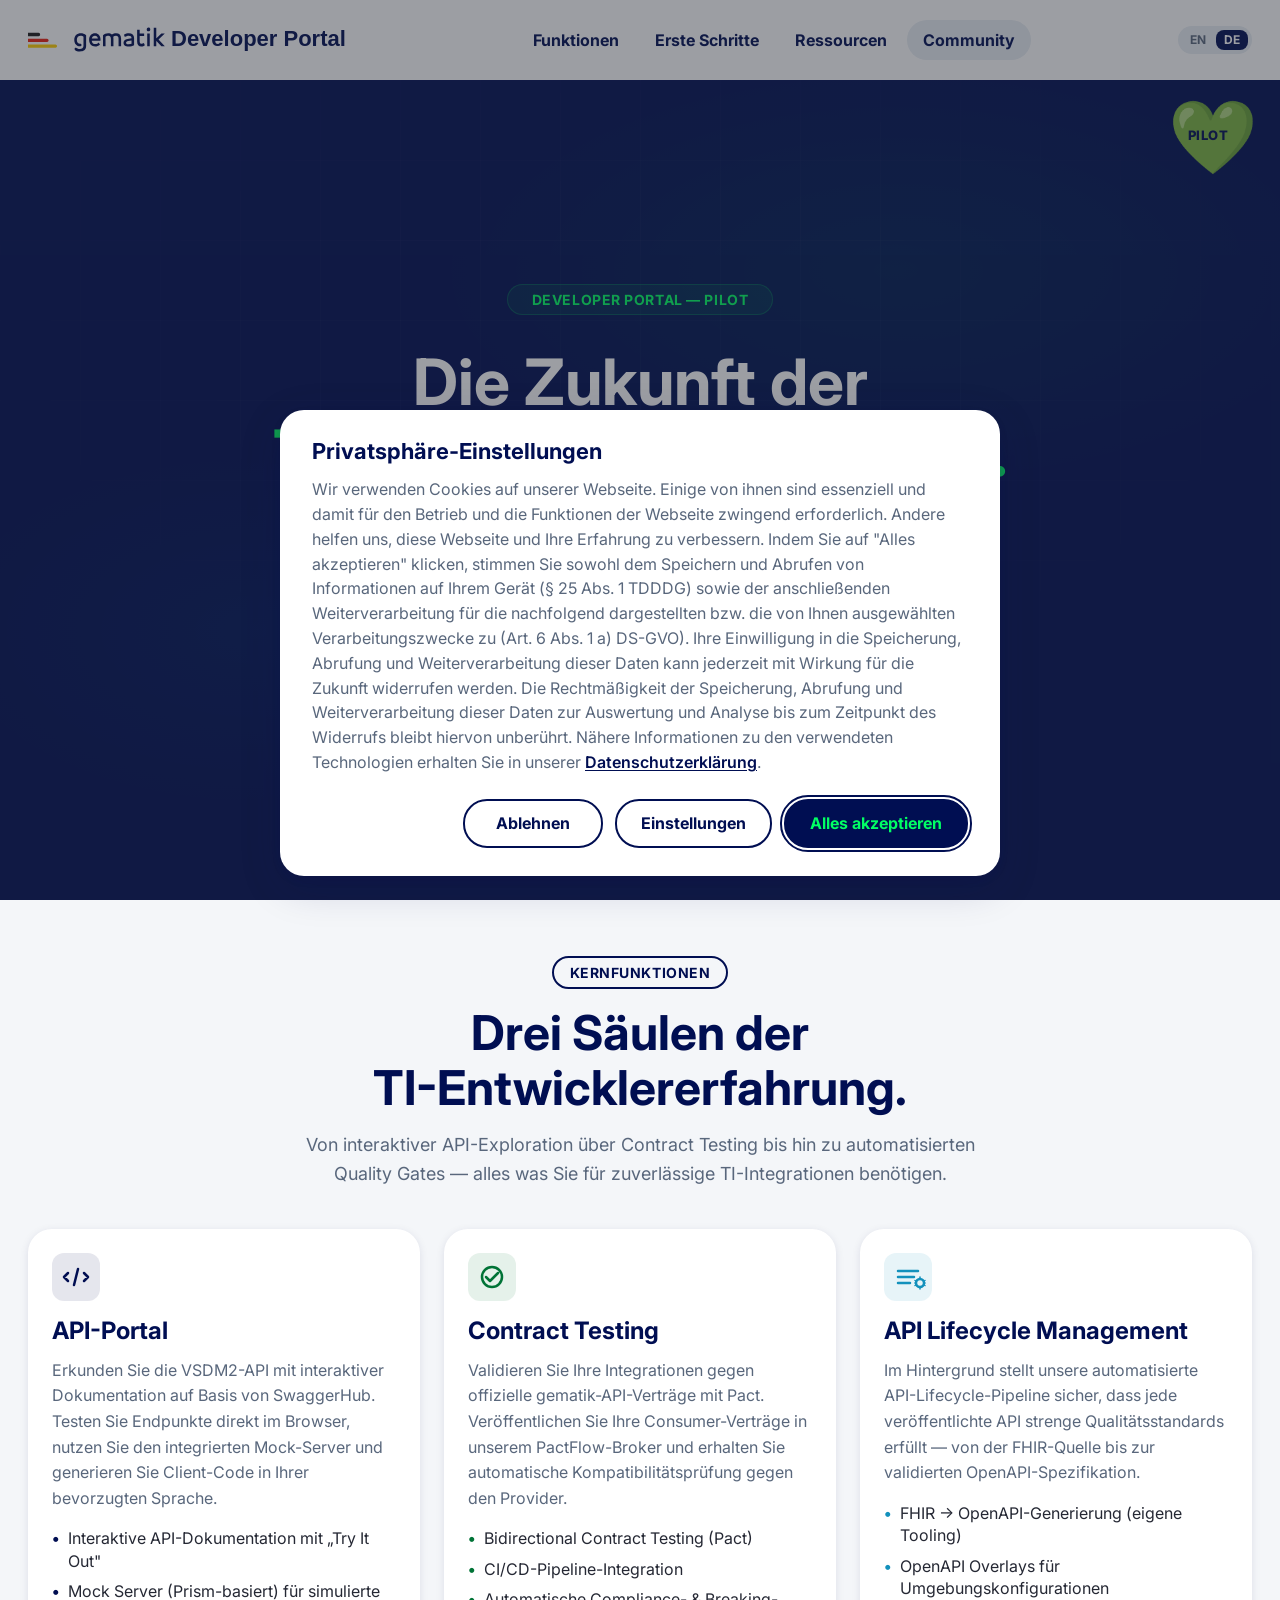
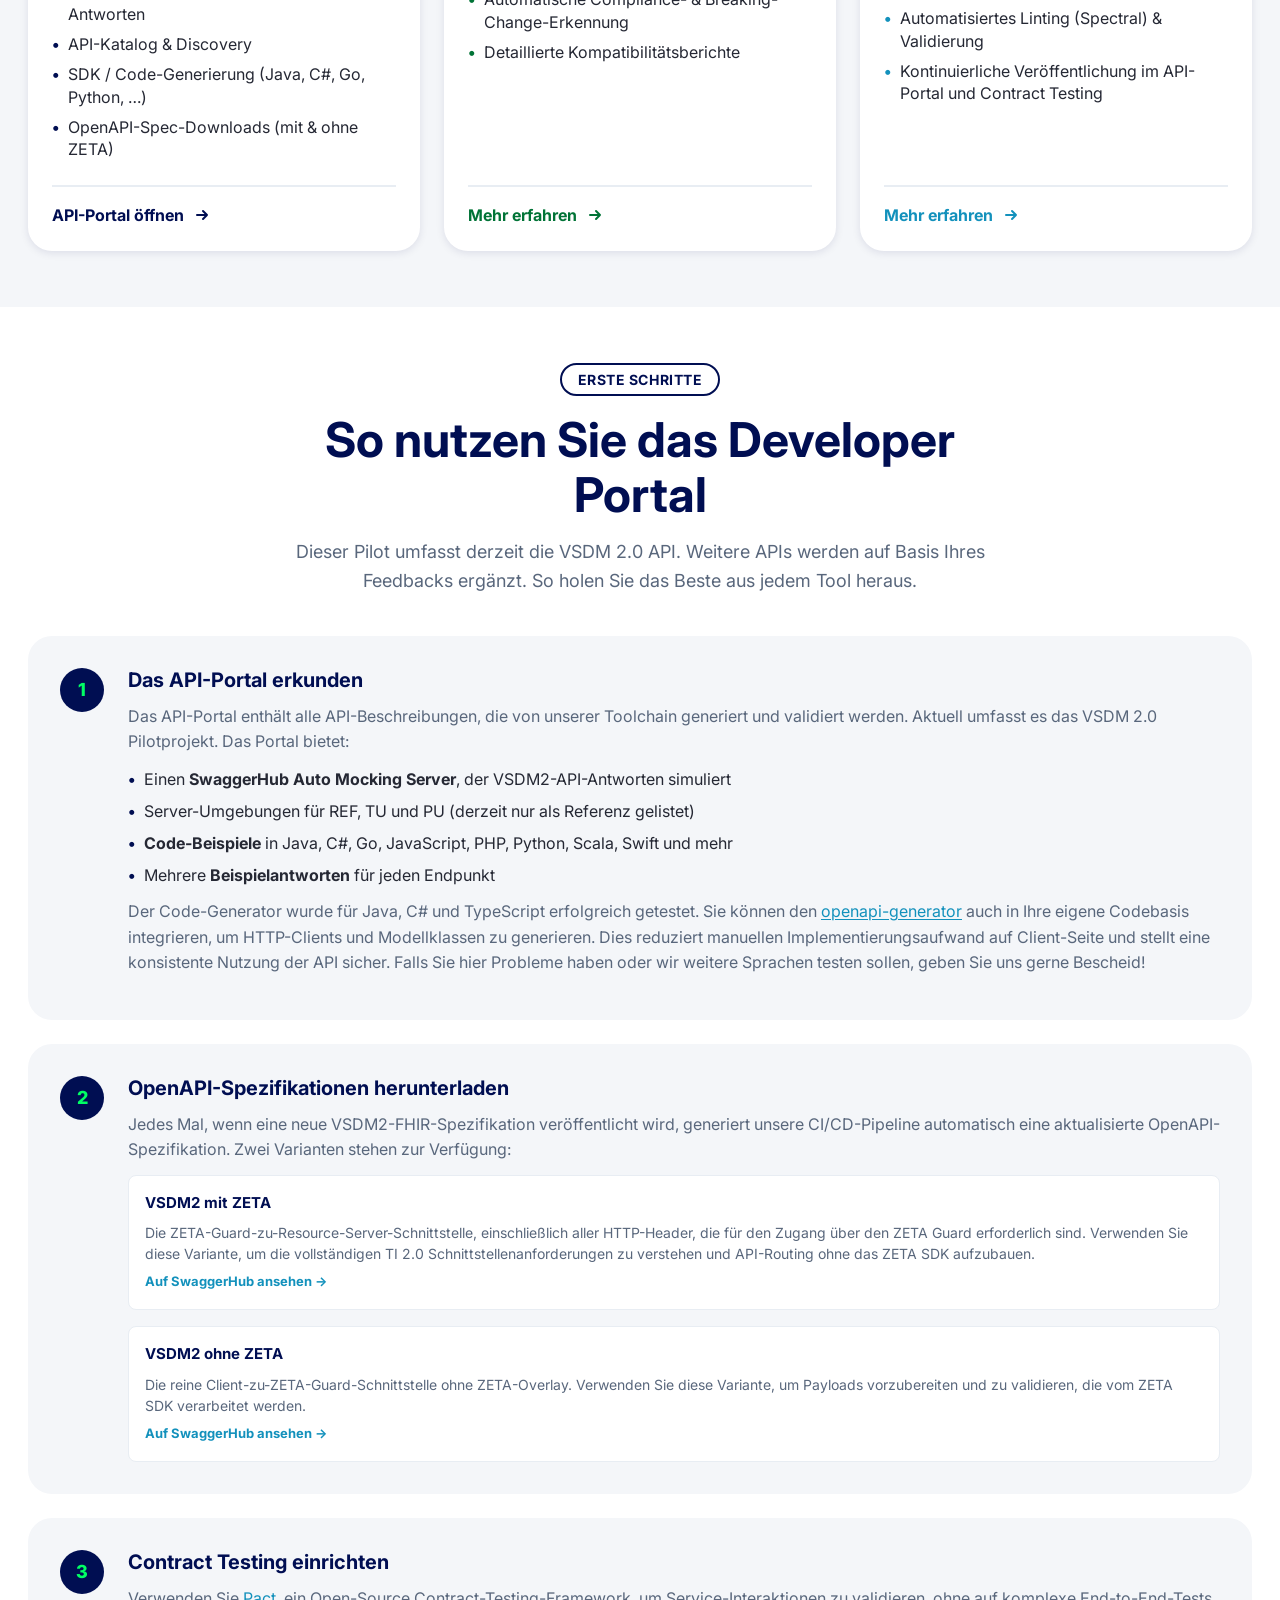
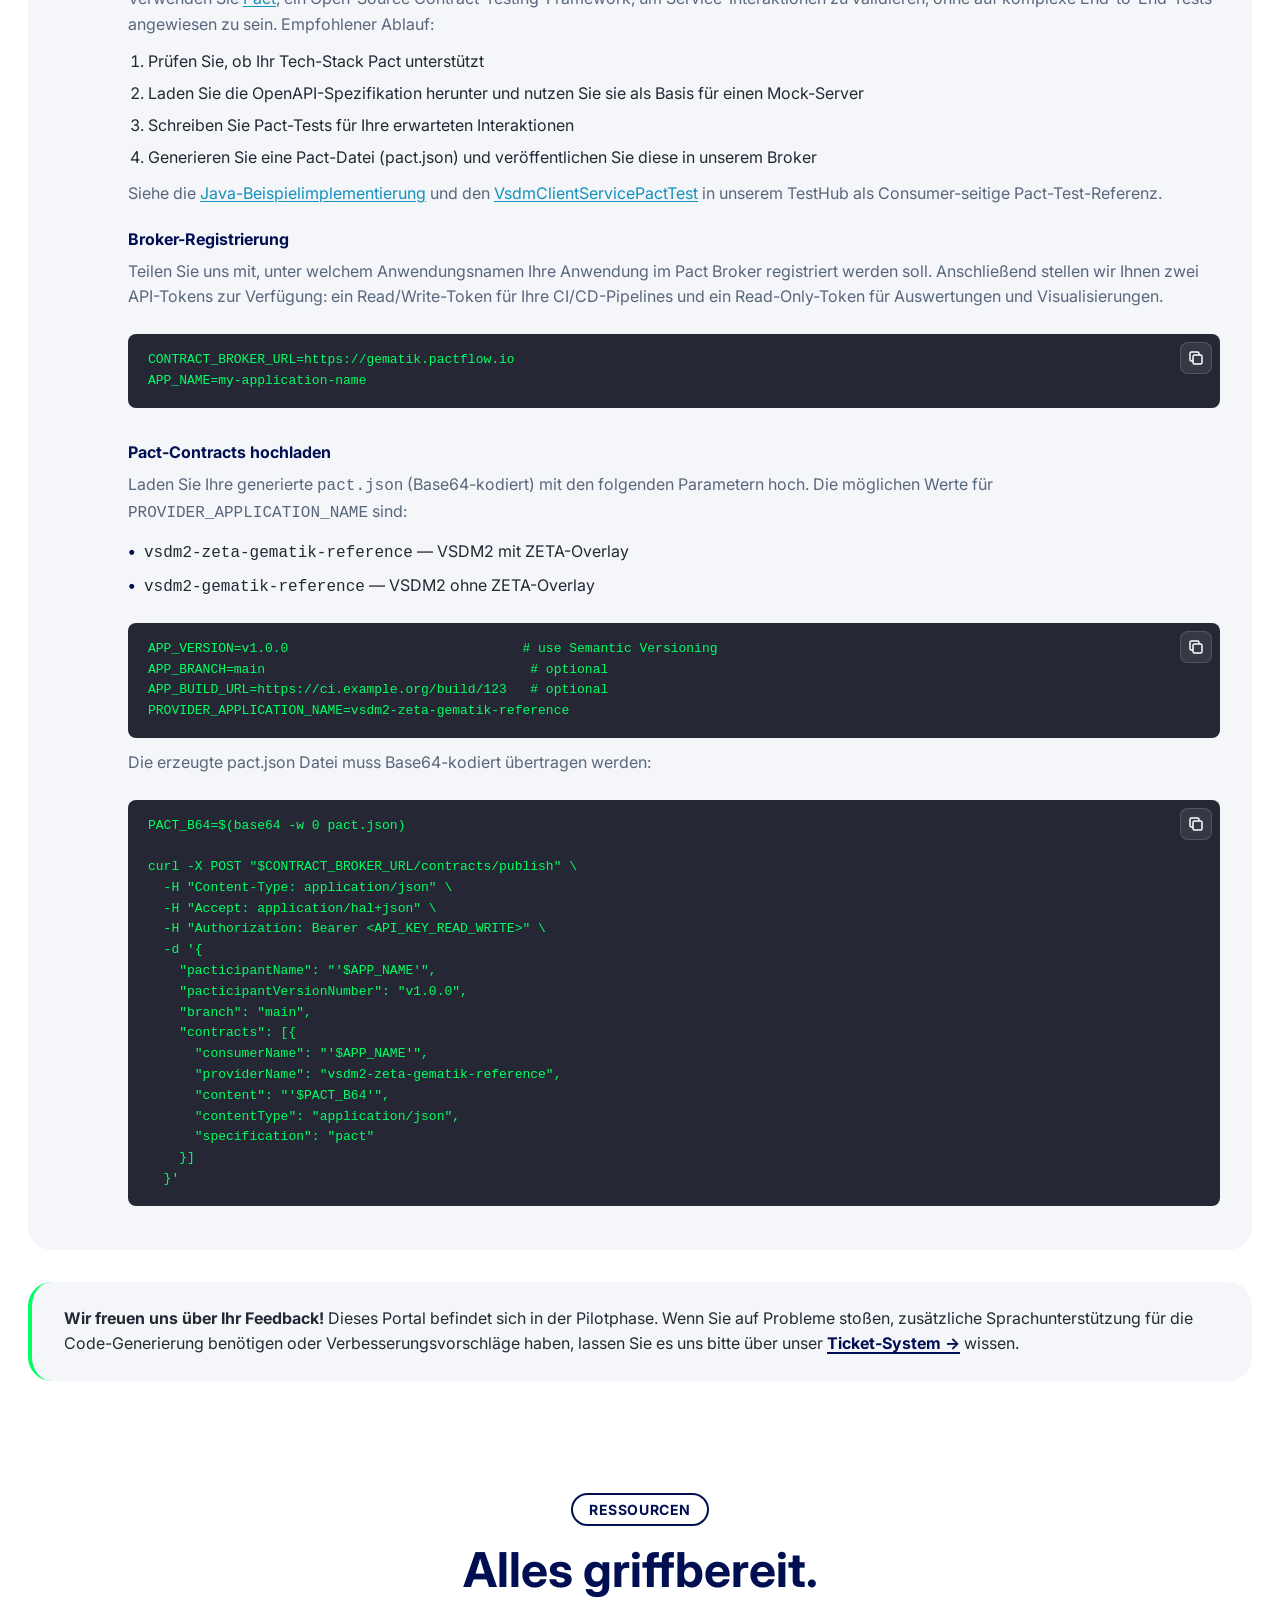
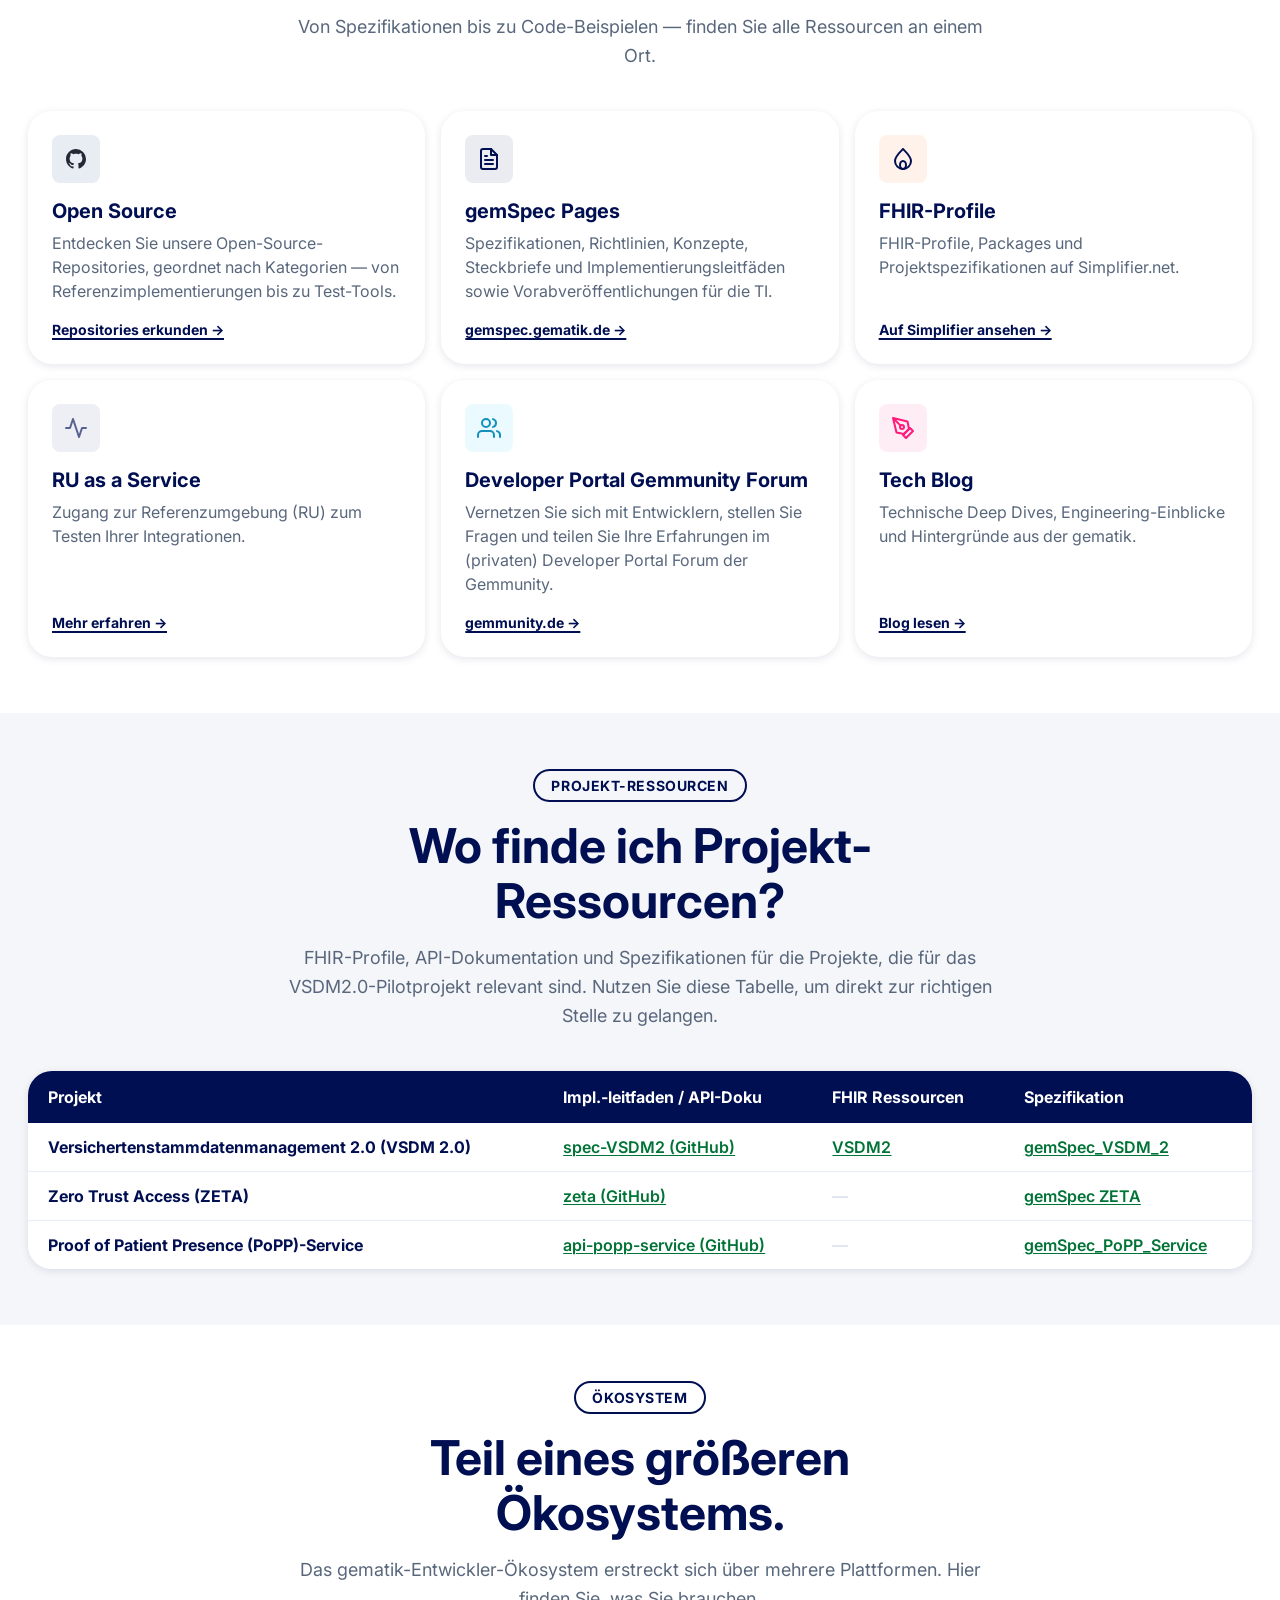
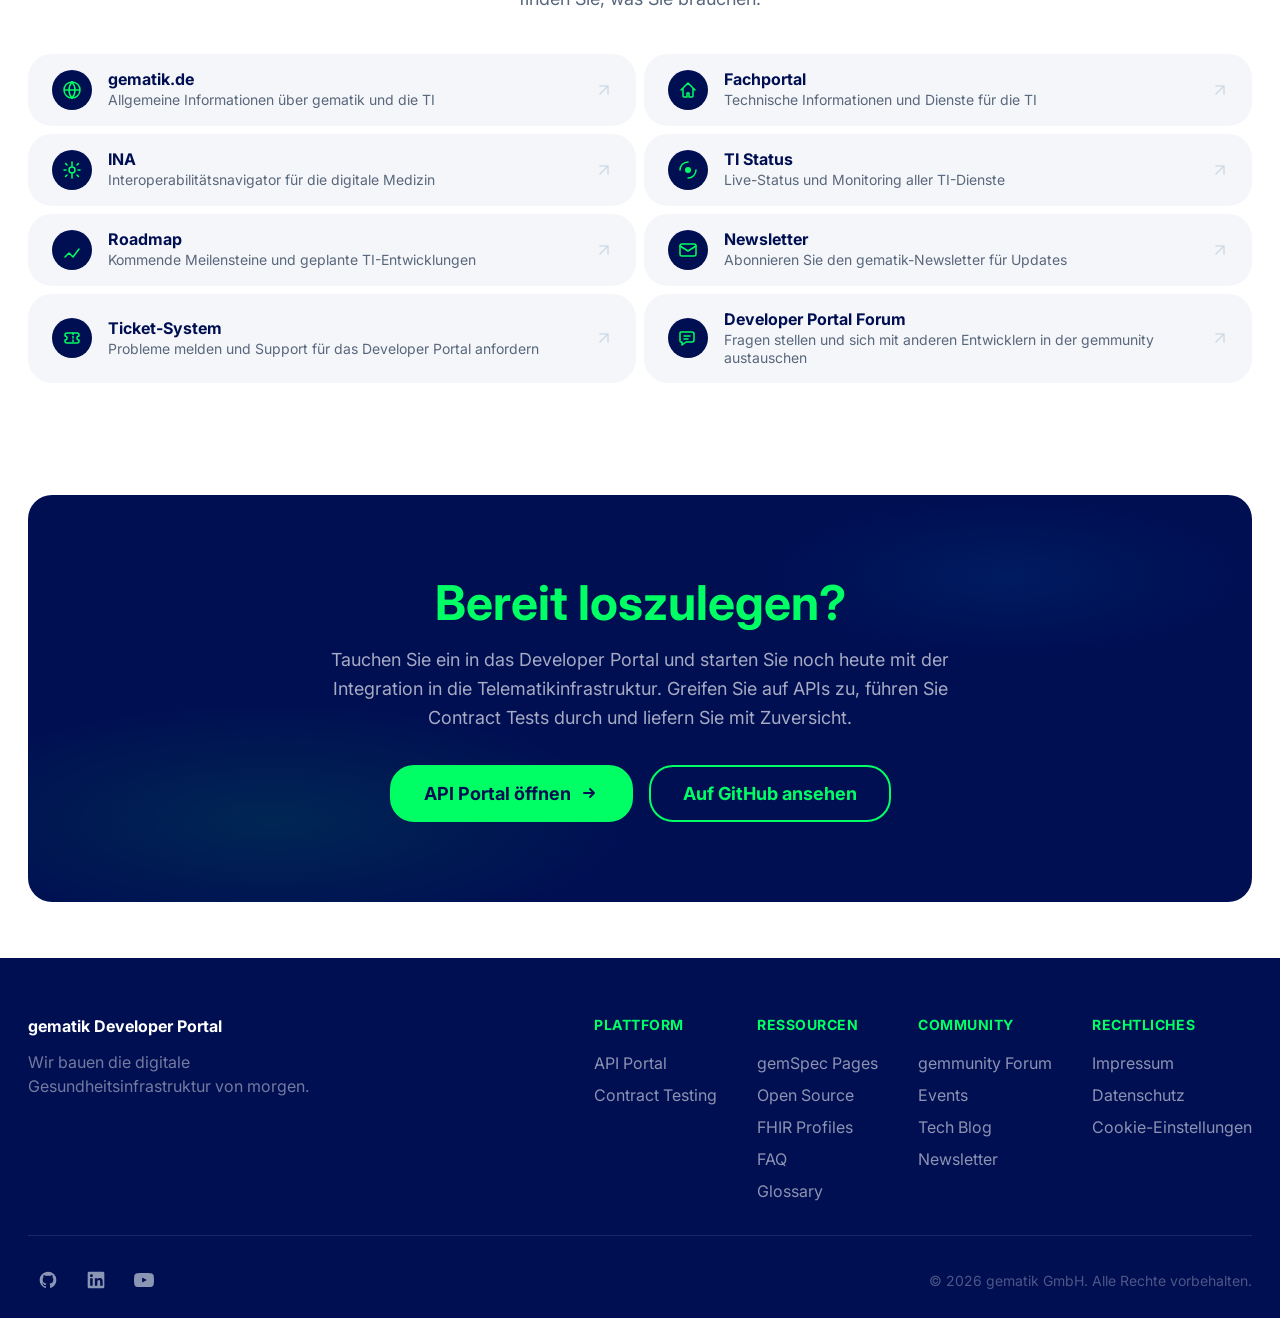
<file: index.html>
<!--
  Copyright 2026, gematik GmbH

  Licensed under the Apache License, Version 2.0 (the "License");
  you may not use this file except in compliance with the License.
  You may obtain a copy of the License at

      http://www.apache.org/licenses/LICENSE-2.0

  Unless required by applicable law or agreed to in writing, software
  distributed under the License is distributed on an "AS IS" BASIS,
  WITHOUT WARRANTIES OR CONDITIONS OF ANY KIND, either express or implied.
  See the License for the specific language governing permissions and
  limitations under the License.

  *******

  For additional notes and disclaimer from gematik and in case of changes
  by gematik, find details in the "Readme" file.
-->
<!DOCTYPE html>
<html lang="de" data-lang="de">
<head>
    <meta charset="UTF-8">
    <meta name="viewport" content="width=device-width, initial-scale=1.0">
    <title>gematik Developer Portal</title>
    <meta name="description" content="Your central hub for gematik developer resources, APIs, contract testing, specifications, and tools for the Telematikinfrastruktur.">
    <link rel="stylesheet" href="css/style.css">
    <link rel="preconnect" href="https://fonts.googleapis.com">
    <link rel="preconnect" href="https://fonts.gstatic.com" crossorigin>
    <link href="https://fonts.googleapis.com/css2?family=Inter:wght@300;400;500;600;700;800&display=swap" rel="stylesheet">
    <link rel="icon" type="image/png" sizes="32x32" href="assets/favicon-32x32.png">
    <link rel="shortcut icon" href="assets/favicon.ico">
    <!-- Google Consent Mode v2 — deny analytics until the user accepts (same pattern as gematik.de) -->
    <script>
        window.dataLayer = window.dataLayer || [];
        function gtag(){dataLayer.push(arguments);}
        gtag('consent', 'default', {
            ad_user_data: 'denied',
            ad_personalization: 'denied',
            ad_storage: 'denied',
            analytics_storage: 'denied',
            wait_for_update: 500
        });
    </script>
</head>
<body>
    <!-- Navigation -->
    <header class="navbar" id="navbar">
        <div class="container navbar__inner">
            <a href="#" class="navbar__logo" aria-label="gematik Developer Portal Home">
                <img src="assets/svg/logo-gematik-developer-portal.svg" alt="" class="navbar__logo-icon" width="350" height="26" loading="lazy">
                <img src="assets/svg/logo-gematik-dev-portal-compact.svg" alt="" class="navbar__logo-icon--small" width="140" height="26" loading="lazy">
            </a>
            <nav class="navbar__nav" id="main-nav">
                <a href="#features" class="navbar__link" data-i18n="nav.features">Features</a>
                <a href="#getting-started" class="navbar__link" data-i18n="nav.gettingStarted">Getting Started</a>
                <a href="#resources" class="navbar__link" data-i18n="nav.resources">Resources</a>
                <a href="#community" class="navbar__link" data-i18n="nav.community">Community</a>
            </nav>
            <button class="lang-toggle" id="lang-toggle" aria-label="Switch language" title="Deutsch / English">
                <span class="lang-toggle__option lang-toggle__option--active" data-lang="en">EN</span>
                <span class="lang-toggle__option" data-lang="de">DE</span>
            </button>
            <button class="navbar__toggle" id="nav-toggle" aria-label="Toggle navigation" aria-expanded="false">
                <span></span>
                <span></span>
                <span></span>
            </button>
        </div>
    </header>

    <!-- Hero Section -->
    <section class="hero">
        <div class="hero__pilot-badge">
            <span class="hero__pilot-heart">💚</span>
            <span class="hero__pilot-text" data-i18n-html="hero.pilot">Pilot</span>
        </div>
        <div class="hero__bg">
            <div class="hero__gradient"></div>
            <div class="hero__grid"></div>
        </div>
        <div class="container hero__inner">
            <div class="hero__badge" data-i18n="hero.badge">Developer Portal — Pilot</div>
            <h1 class="hero__title" data-i18n-html="hero.title">
                Building the future of the<br>
                <span class="hero__title--highlight">TI developer experience.</span>
            </h1>
            <p class="hero__subtitle" data-i18n="hero.subtitle">
                Welcome to the gematik Developer Portal pilot. Currently featuring the 
                VSDM 2.0 API, this portal gives you interactive documentation, a mock server, 
                contract testing, and code generation — everything you need to integrate 
                with the Telematikinfrastruktur.
            </p>
            <!-- TODO: Add stats when they are available 
            <div class="hero__stats" hidden>
                <div class="hero__stat">
                    <span class="hero__stat-value">1 API</span>
                    <span class="hero__stat-label" data-i18n="hero.stat1">VSDM2 — Pilot Phase</span>
                </div>
                <div class="hero__stat-divider"></div>
                <div class="hero__stat">
                    <span class="hero__stat-value">API Lifecycle</span>
                    <span class="hero__stat-label" data-i18n="hero.stat2">Quality Gate</span>
                </div>
                <div class="hero__stat-divider"></div>
                <div class="hero__stat">
                    <span class="hero__stat-value">Open Source</span>
                    <span class="hero__stat-label" data-i18n="hero.stat3">GitHub-Based Tools</span>
                </div>
            </div>
            -->
        </div>
    </section>

    <!-- Features Section -->
    <section class="section features" id="features">
        <div class="container">
            <div class="section__header">
                <span class="section__badge" data-i18n="feat.badge">Core Features</span>
                <h2 class="section__title" data-i18n-html="feat.title">Three pillars of the<br>TI developer experience.</h2>
                <p class="section__subtitle" data-i18n="feat.subtitle">
                    From interactive API exploration to contract testing and automated 
                    quality gates — everything you need to build reliable TI integrations.
                </p>
            </div>

            <div class="features__grid">
                <!-- API Portal Card -->
                <a href="https://portal.developer.gematik.solutions" class="feature-card feature-card--primary" target="_blank" rel="noopener">
                    <div class="feature-card__icon">
                        <img src="assets/svg/feature-api-portal-icon.svg" alt="" width="48" height="48" loading="lazy">
                    </div>
                    <div class="feature-card__content">
                        <h3 class="feature-card__title" data-i18n="feat.api.title">API Portal</h3>
                        <p class="feature-card__description" data-i18n="feat.api.desc">
                            Explore the VSDM2 API with interactive documentation powered by SwaggerHub.
                            Try endpoints directly in the browser, use the built-in mock server, 
                            and generate client code in your preferred language.
                        </p>
                        <ul class="feature-card__list" data-i18n-html="feat.api.list">
                            <li>Interactive API docs with "Try It Out"</li>
                            <li>Mock Server (Prism-based) for simulated responses</li>
                            <li>API Catalog &amp; Discovery</li>
                            <li>SDK / Code Generation (Java, C#, Go, Python, …)</li>
                            <li>OpenAPI spec downloads (with &amp; without ZETA)</li>
                        </ul>
                    </div>
                    <div class="feature-card__cta">
                        <span data-i18n="feat.api.cta">Open API Portal</span>
                        <img src="assets/svg/feature-api-portal-cta-arrow.svg" alt="" width="20" height="20" loading="lazy">
                    </div>
                </a>

                <!-- Contract Testing Card -->
                <div class="feature-card feature-card--secondary" data-feature="contract-testing" data-feature-toggle="contract-testing" role="button" tabindex="0">
                    <div class="feature-card__icon">
                        <img src="assets/svg/feature-contract-testing-icon.svg" alt="" width="48" height="48" loading="lazy">
                    </div>
                    <div class="feature-card__content">
                        <h3 class="feature-card__title" data-i18n="feat.ct.title">Contract Testing</h3>
                        <p class="feature-card__description" data-i18n="feat.ct.desc">
                            Validate your integrations against official gematik API contracts using Pact.
                            Publish your consumer contracts to our PactFlow broker and get 
                            automated compatibility verification against the provider.
                        </p>
                        <ul class="feature-card__list" data-i18n-html="feat.ct.list">
                            <li>Bidirectional Contract Testing (Pact)</li>
                            <li>CI/CD pipeline integration</li>
                            <li>Automated compliance &amp; breaking change detection</li>
                            <li>Detailed compatibility reports</li>
                        </ul>
                    </div>
                    <div class="feature-card__cta">
                        <span data-i18n="feat.ct.cta.card">Learn more</span>
                        <img src="assets/svg/feature-contract-testing-cta-arrow.svg" alt="" width="20" height="20" loading="lazy">
                    </div>
                </div>

                <!-- API Lifecycle Managment Card -->
                <div class="feature-card feature-card--tertiary" data-feature="apiops" data-feature-toggle="apiops" role="button" tabindex="0">
                    <div class="feature-card__icon">
                        <img src="assets/svg/feature-api-lifecycle-icon.svg" alt="" width="48" height="48" loading="lazy">
                    </div>
                    <div class="feature-card__content">
                        <h3 class="feature-card__title" data-i18n="feat.ops.title">API Lifecycle Managment</h3>
                        <p class="feature-card__description" data-i18n="feat.ops.desc">
                            Behind the scenes, our automated API lifecycle pipeline ensures every 
                            published API meets strict quality standards — from FHIR source to 
                            validated OpenAPI specification.
                        </p>
                        <ul class="feature-card__list" data-i18n-html="feat.ops.list">
                            <li>FHIR → OpenAPI generation (custom tooling)</li>
                            <li>OpenAPI Overlays for environment configs</li>
                            <li>Automated linting (Spectral) &amp; validation</li>
                            <li>Continuous publishing to API Portal</li>
                        </ul>
                    </div>
                    <div class="feature-card__cta">
                        <span data-i18n="feat.ops.cta.card">Learn more</span>
                        <img src="assets/svg/feature-api-lifecycle-cta-arrow.svg" alt="" width="20" height="20" loading="lazy">
                    </div>
                </div>
            </div>

            <!-- Feature Detail Panels -->
            <div class="feature-detail" id="feature-detail-contract-testing" aria-hidden="true">
                <button class="feature-detail__close" aria-label="Close detail panel">&times;</button>
                <h3 class="feature-detail__title" data-i18n="feat.ct.detail.title">Contract Testing — Deep Dive</h3>
                <div class="contract-diagram" aria-hidden="true">
                    <img src="assets/svg/detail-contract-testing-diagram.svg" alt="" class="contract-diagram__svg" data-i18n-src="feat.ct.detail.diagram.src" loading="lazy">
                </div>
                <div class="contract-pilot-info" role="note" aria-label="Pilot context for contract testing">
                    <p class="contract-pilot-info__title" data-i18n="feat.ct.detail.pilot.title">Pilot context (VSDM2)</p>
                    <p class="contract-pilot-info__text" data-i18n-html="feat.ct.detail.pilot.text">
                        We are currently running a VSDM2 pilot for contract testing. In this setup, the
                        <strong>Provider</strong> is the <strong>VSDM2 Fachdienst</strong> and the
                        <strong>Consumer</strong> is the <strong>Primärsystem</strong>.
                    </p>
                </div>
                <p class="feature-detail__text" data-i18n="feat.ct.detail.text1">
                    Contract testing with Pact ensures that your consumer application and the gematik provider 
                    APIs stay compatible throughout the development lifecycle. Instead of relying on fragile 
                    end-to-end tests, you define explicit contracts that describe the interactions your 
                    application expects. These contracts are then verified against the actual provider 
                    implementation on our PactFlow broker.
                </p>
                <p class="feature-detail__text" data-i18n="feat.ct.detail.text2">
                    The workflow integrates seamlessly into your CI/CD pipeline. After writing Pact tests 
                    locally, you publish the generated contract files to our broker using API tokens. 
                    The broker automatically runs verification against the provider and reports back 
                    whether your consumer contract is compatible. Breaking changes are detected before 
                    they reach production, giving you confidence in every deployment.
                </p>
                <div class="feature-detail__actions">
                    <a href="https://github.com/gematik/dev-portal-pact-examples" class="btn btn--primary" target="_blank" rel="noopener" data-i18n="feat.ct.detail.cta">Explore Contract Testing</a>
                </div>
            </div>

            <div class="feature-detail" id="feature-detail-apiops" aria-hidden="true">
                <button class="feature-detail__close" aria-label="Close detail panel">&times;</button>
                <h3 class="feature-detail__title" data-i18n="feat.ops.detail.title">API Lifecycle Managment — Deep Dive</h3>

                <div class="contract-pilot-info" role="note" aria-label="Interactive diagram hint">
                    <p class="contract-pilot-info__title" data-i18n="feat.ops.detail.hint.title">Interactive Diagram</p>
                    <p class="contract-pilot-info__text" data-i18n="feat.ops.detail.hint.text">Click on the lifecycle stages in the diagram below to explore each phase in detail.</p>
                </div>

                <!-- Interactive API Lifecycle Diagram -->
                <div class="lifecycle-container">
                    <div class="lifecycle-diagram" id="lifecycle-diagram">
                        <img src="assets/svg/detail-api-lifecycle-diagram.svg" alt="" class="lifecycle-diagram__svg" aria-hidden="true" loading="lazy">

                        <!-- Clickable bubbles (overlay div ensures clicks work in Safari) -->
                        <div class="lifecycle-overlay">
                            <button class="lifecycle-bubble" data-lifecycle="implementation" style="top: 2%; left: 31%; transform: translateX(-50%);" data-i18n="lifecycle.implementation.title">Implementation</button>
                            <button class="lifecycle-bubble" data-lifecycle="testing" style="top: 40%; left: 3%;" data-i18n="lifecycle.testing.title">Testing</button>
                            <button class="lifecycle-bubble" data-lifecycle="iteration" style="bottom: -7%; left: 35%; transform: translateX(-50%);" data-i18n="lifecycle.iteration.title">Iteration</button>
                            <button class="lifecycle-bubble" data-lifecycle="design" style="top: 2%; left: 78.5%; transform: translateX(-50%);" data-i18n="lifecycle.design.title">Design</button>
                            <button class="lifecycle-bubble" data-lifecycle="validate" style="top: 40%; right: -3%;" data-i18n="lifecycle.validate.title">Validate</button>
                            <button class="lifecycle-bubble" data-lifecycle="publish" style="bottom: -7%; left: 71.2%; transform: translateX(-50%);" data-i18n="lifecycle.publish.title">Publish</button>
                            <button class="lifecycle-bubble lifecycle-bubble--center" data-lifecycle="devportal" style="top: 55%; left: 53.5%; transform: translate(-50%, -50%);" data-i18n="lifecycle.devportal.title">Dev-Portal</button>
                        </div>
                    </div>

                    <!-- Detail panel (shown when a stage is clicked) -->
                    <div class="lifecycle-detail" id="lifecycle-detail" aria-hidden="true">
                        <button class="lifecycle-detail__close" aria-label="Close detail panel">&times;</button>
                        <div class="lifecycle-detail__body">
                            <h4 class="lifecycle-detail__title"></h4>
                            <p class="lifecycle-detail__desc"></p>
                            <div class="lifecycle-detail__steps"></div>
                        </div>
                    </div>
                </div>

                <p class="feature-detail__text" data-i18n="feat.ops.detail.text1">
                    The API Lifecycle Managment is the backbone of our API quality assurance process. Starting from 
                    specified FHIR resources, our custom tooling generates OpenAPI specifications that 
                    accurately reflect the underlying data models. These specs are then enriched with 
                    environment-specific overlays for REF, TU, and PU server configurations, ensuring 
                    that each deployment target has the correct base URLs and authentication parameters.
                </p>
                <p class="feature-detail__text" data-i18n="feat.ops.detail.text2">
                    Every generated specification passes through automated linting with Spectral rules 
                    tailored to gematik's API design guidelines. The pipeline validates structural 
                    correctness, naming conventions, examples correctness, and security scheme definitions. Once all quality 
                    gates pass, the specification is automatically published to the API Portal, keeping 
                    the documentation always in sync with the latest FHIR resources.
                </p>
                <div class="feature-detail__actions">
                    <a href="https://portal.developer.gematik.solutions" class="btn btn--primary" target="_blank" rel="noopener" data-i18n="feat.ops.detail.cta">Open API Portal</a>
                </div>
            </div>
        </div>
    </section>

    <!-- Getting Started / Introduction Section -->
    <section class="section getting-started" id="getting-started">
        <div class="container">
            <div class="section__header">
                <span class="section__badge" data-i18n="gs.badge">Getting Started</span>
                <h2 class="section__title" data-i18n="gs.title">How to use the Developer Portal</h2>
                <p class="section__subtitle" data-i18n="gs.subtitle">
                    This pilot currently features the VSDM 2.0 API. More APIs will be added 
                    based on your feedback. Here's how to get the most out of each tool.
                </p>
            </div>

            <div class="getting-started__grid">
                <div class="getting-started__card">
                    <div class="getting-started__step">1</div>
                    <div class="getting-started__card-content">
                    <h3 class="getting-started__title" data-i18n="gs.card1.title">Explore the API Portal</h3>
                    <p class="getting-started__text" data-i18n="gs.card1.text">                        The API Portal contains all API descriptions generated and validated by our toolchain. 
                        Currently it features the VSDM 2.0 pilot project. The portal provides:
                    </p>
                    <ul class="getting-started__list" data-i18n-html="gs.card1.list">
                        <li>A <strong>SwaggerHub Auto Mocking Server</strong> that simulates VSDM2 API responses</li>
                        <li>Server environments for REF, TU and PU (currently listed as reference only)</li>
                        <li><strong>Code samples</strong> in Java, C#, Go, JavaScript, PHP, Python, Scala, Swift and more</li>
                        <li>Multiple <strong>example responses</strong> for each endpoint</li>
                    </ul>
                    <p class="getting-started__text" data-i18n-html="gs.card1.text2">
                        The code generator has been tested for Java, C# and TypeScript. You can also integrate 
                        the <a href="https://github.com/OpenAPITools/openapi-generator" target="_blank" rel="noopener">openapi-generator</a> 
                        into your own codebase to generate HTTP clients and model classes. 
                        This reduces manual implementation effort on the client side and ensures consistent API usage. 
                        If you experience issues or would like us to test additional languages, please let us know!
                    </p>
                    </div>
                </div>

                <div class="getting-started__card">
                    <div class="getting-started__step">2</div>
                    <div class="getting-started__card-content">
                    <h3 class="getting-started__title" data-i18n="gs.card2.title">Download OpenAPI Specifications</h3>
                    <p class="getting-started__text" data-i18n="gs.card2.text">
                        Every time a new VSDM2 FHIR specification is published, our CI/CD pipeline 
                        automatically generates an updated OpenAPI specification. Two variants are available:
                    </p>
                    <div class="getting-started__variants">
                        <div class="getting-started__variant">
                            <h4 data-i18n="gs.card2.v1.title">VSDM2 with ZETA</h4>
                            <p data-i18n="gs.card2.v1.text">The ZETA-Guard to Resource Server interface, including all HTTP headers required for 
                            access via the ZETA Guard. Use this for understanding the full TI 2.0 interface requirements 
                            and building API routing without the ZETA SDK.</p>
                            <a href="https://portal.developer.gematik.solutions/vsdm20/docs/vsdm-2-0-zeta-guard-to-resource-server-interface-v-1-0-0-202604221128" class="getting-started__link" target="_blank" rel="noopener" data-i18n="gs.card2.v1.link">View on API Portal →</a>
                        </div>
                        <div class="getting-started__variant">
                            <h4 data-i18n="gs.card2.v2.title">VSDM2 without ZETA</h4>
                            <p data-i18n="gs.card2.v2.text">The pure Client to ZETA-Guard interface without the ZETA overlay. 
                            Use this for preparing and validating payloads to be processed by the ZETA SDK.</p>
                            <a href="https://portal.developer.gematik.solutions/vsdm20/docs/vsdm-2-0-client-to-zeta-guard-interface-v-1-0-0-202604221128" class="getting-started__link" target="_blank" rel="noopener" data-i18n="gs.card2.v2.link">View on API Portal →</a>
                        </div>
                    </div>
                    </div>
                </div>

                <div class="getting-started__card">
                    <div class="getting-started__step">3</div>
                    <div class="getting-started__card-content">
                    <h3 class="getting-started__title" data-i18n="gs.card3.title">Set Up Contract Testing</h3>
                    <p class="getting-started__text" data-i18n-html="gs.card3.text">
                        Use <a href="https://docs.pact.io/" target="_blank" rel="noopener">Pact</a>, 
                        an open-source contract testing framework, to validate service interactions 
                        without relying on complex end-to-end tests. Recommended workflow:
                    </p>
                    <ol class="getting-started__steps-list" data-i18n-html="gs.card3.steps">
                        <li>Verify your tech stack supports Pact</li>
                        <li>Download the OpenAPI spec and use it as the basis for a mock server</li>
                        <li>Write Pact tests covering your expected interactions</li>
                        <li>Generate a Pact file (pact.json) and publish it to our broker</li>
                    </ol>
                    <p class="getting-started__text" data-i18n-html="gs.card3.text2">
                        See the <a href="https://github.com/gematik/ti2.0-testhub/tree/main/client/vsdm-client-simservice-java/src/test/java/de/gematik/ti20/simsvc/client/pact" target="_blank" rel="noopener">Java example implementation</a> 
                        and the <a href="https://github.com/gematik/ti2.0-testhub/blob/main/client/vsdm-client-simservice-java/src/test/java/de/gematik/ti20/simsvc/client/service/VsdmClientServicePactTest.java" target="_blank" rel="noopener">VsdmClientServicePactTest</a> 
                        in our TestHub for a consumer-side Pact test reference.
                    </p>

                    <h4 class="getting-started__subtitle" data-i18n="gs.card3.broker.title">Broker Registration</h4>
                    <p class="getting-started__text" data-i18n="gs.card3.broker.text">
                        Contact us with your desired application name for the Pact Broker. 
                        We will provide you with two API tokens: a Read/Write token for your CI/CD pipelines 
                        and a Read-Only token for reports and dashboards.
                    </p>
                    <div class="getting-started__code-wrapper">
                    <button class="code-copy-btn" aria-label="Copy to clipboard" title="Copy">
                        <img src="assets/svg/code-copy-icon-broker-registration.svg" alt="" width="16" height="16" loading="lazy">
                    </button>
                    <pre class="getting-started__code"><code>CONTRACT_BROKER_URL=https://gematik.pactflow.io
APP_NAME=my-application-name</code></pre>
                    </div>

                    <h4 class="getting-started__subtitle" data-i18n="gs.card3.publish.title">Publish Contract</h4>
                    <p class="getting-started__text" data-i18n-html="gs.card3.publish.text">
                        Upload your generated <code>pact.json</code> (Base64-encoded) using the following parameters. 
                        The possible values for <code>PROVIDER_APPLICATION_NAME</code> are:
                    </p>
                    <ul class="getting-started__list" data-i18n-html="gs.card3.publish.providers">
                        <li><code>vsdm2-zeta-gematik-reference</code> — VSDM2 with ZETA overlay</li>
                        <li><code>vsdm2-gematik-reference</code> — VSDM2 without ZETA overlay</li>
                    </ul>
                    <div class="getting-started__code-wrapper">
                    <button class="code-copy-btn" aria-label="Copy to clipboard" title="Copy">
                        <img src="assets/svg/code-copy-icon-publish-contract.svg" alt="" width="16" height="16" loading="lazy">
                    </button>
                    <pre class="getting-started__code"><code>APP_VERSION=v1.0.0                              # use Semantic Versioning
APP_BRANCH=main                                  # optional
APP_BUILD_URL=https://ci.example.org/build/123   # optional
PROVIDER_APPLICATION_NAME=vsdm2-zeta-gematik-reference</code></pre>
                    </div>
                    <p class="getting-started__text" data-i18n="gs.card3.publish.text2">
                        The generated pact.json file must be Base64-encoded before uploading:
                    </p>
                    <div class="getting-started__code-wrapper">
                    <button class="code-copy-btn" aria-label="Copy to clipboard" title="Copy">
                        <img src="assets/svg/code-copy-icon-base64-encode.svg" alt="" width="16" height="16" loading="lazy">
                    </button>
                    <pre class="getting-started__code"><code>PACT_B64=$(base64 -w 0 pact.json)

curl -X POST "$CONTRACT_BROKER_URL/contracts/publish" \
  -H "Content-Type: application/json" \
  -H "Accept: application/hal+json" \
  -H "Authorization: Bearer &lt;API_KEY_READ_WRITE&gt;" \
  -d '{
    "pacticipantName": "'$APP_NAME'",
    "pacticipantVersionNumber": "v1.0.0",
    "branch": "main",
    "contracts": [{
      "consumerName": "'$APP_NAME'",
      "providerName": "vsdm2-zeta-gematik-reference",
      "content": "'$PACT_B64'",
      "contentType": "application/json",
      "specification": "pact"
    }]
  }'</code></pre>
                    </div>
                    </div>
                </div>
            </div>

            <div class="getting-started__feedback">
                <p data-i18n-html="gs.feedback">
                    <strong>We value your feedback!</strong> This portal is in its pilot phase. 
                    If you encounter issues, need additional language support for code generation, 
                    or have suggestions for improvement, please let us know via our
                    <a href="https://service.gematik.de/servicedesk/customer/portal/37/group/71" target="_blank" rel="noopener noreferrer">ticket system</a>.
                </p>
            </div>
        </div>
    </section>

    <!-- Resources Section -->
    <section class="section resources" id="resources">
        <div class="container">
            <div class="section__header">
                <span class="section__badge" data-i18n="res.badge">Resources</span>
                <h2 class="section__title" data-i18n="res.title">Everything at your fingertips.</h2>
                <p class="section__subtitle" data-i18n="res.subtitle">
                    From specifications to code examples — find all the resources 
                    you need in one place.
                </p>
            </div>

            <div class="resources__grid">
                <a href="https://gematik.github.io/universal/index.html" class="resource-card" target="_blank" rel="noopener">
                    <div class="resource-card__icon resource-card__icon--github">
                        <img src="assets/svg/resource-github-icon.svg" alt="" width="24" height="24" loading="lazy">
                    </div>
                    <h3 class="resource-card__title" data-i18n="res.github.title">Open Source</h3>
                    <p class="resource-card__description" data-i18n="res.github.desc">Explore our open source repositories organized by category — from reference implementations to testing tools.</p>
                    <span class="resource-card__link" data-i18n="res.github.link">Explore repositories →</span>
                </a>

                <a href="https://gemspec.gematik.de/" class="resource-card" target="_blank" rel="noopener">
                    <div class="resource-card__icon resource-card__icon--specs">
                        <img src="assets/svg/resource-gemspec-icon.svg" alt="" width="24" height="24" loading="lazy">
                    </div>
                    <h3 class="resource-card__title" data-i18n="res.specs.title">gemSpec Pages</h3>
                    <p class="resource-card__description" data-i18n="res.specs.desc">Specifications, guidelines, concepts, profiles, implementation guides, and draft publications for the TI.</p>
                    <span class="resource-card__link">gemspec.gematik.de →</span>
                </a>

                 <a href="https://simplifier.net/organization/gematik/~projects" class="resource-card" target="_blank" rel="noopener">
                    <div class="resource-card__icon resource-card__icon--simplifier">
                        <img src="assets/svg/resource-simplifier-icon.svg" alt="" width="24" height="24" loading="lazy">
                    </div>
                    <h3 class="resource-card__title" data-i18n="res.simplifier.title">FHIR Profiles</h3>
                    <p class="resource-card__description" data-i18n="res.simplifier.desc">FHIR profiles, packages, and project specifications hosted on Simplifier.net.</p>
                    <span class="resource-card__link" data-i18n="res.simplifier.link">View on Simplifier →</span>
                </a>

                <a href="https://wiki.gematik.de/spaces/RUAAS/pages/433732872/RU+as+a+Service" class="resource-card" target="_blank" rel="noopener">
                    <div class="resource-card__icon resource-card__icon--ru">
                        <img src="assets/svg/resource-ru-service-icon.svg" alt="" width="24" height="24" loading="lazy">
                    </div>
                    <h3 class="resource-card__title" data-i18n="res.ru.title">RU as a Service</h3>
                    <p class="resource-card__description" data-i18n="res.ru.desc">Access the reference environment (RU) for testing your integrations.</p>
                    <span class="resource-card__link" data-i18n="res.ru.link">Learn more →</span>
                </a>

                <a href="https://www.gemmunity.de/community?id=community_forum&sys_id=bef7afa639d84b509036c6d9caff1f3f" class="resource-card" target="_blank" rel="noopener">
                    <div class="resource-card__icon resource-card__icon--community">
                        <img src="assets/svg/resource-community-icon.svg" alt="" width="24" height="24" loading="lazy">
                    </div>
                    <h3 class="resource-card__title" data-i18n="res.forum.title">Developer Portal Gemmunity Forum</h3>
                    <p class="resource-card__description" data-i18n="res.forum.desc">Use the (private) developer portal forum in the gemmunity to ask questions, and share your experiences.</p>
                    <span class="resource-card__link">gemmunity.de →</span>
                </a>

                <a href="https://code.gematik.de" class="resource-card" target="_blank" rel="noopener">
                    <div class="resource-card__icon resource-card__icon--blog">
                        <img src="assets/svg/resource-blog-news-icon.svg" alt="" width="24" height="24" loading="lazy">
                    </div>
                    <h3 class="resource-card__title" data-i18n="res.blog.title">Tech Blog</h3>
                    <p class="resource-card__description" data-i18n="res.blog.desc">Technical deep dives, engineering insights, and behind-the-scenes from gematik.</p>
                    <span class="resource-card__link" data-i18n="res.blog.link">Read the blog →</span>
                </a>
            </div>
        </div>
    </section>

    <!-- Project Resource Guide Section -->
    <section class="section project-guide" id="project-guide">
        <div class="container">
            <div class="section__header">
                <span class="section__badge" data-i18n="project.badge">Project Resources</span>
                <h2 class="section__title" data-i18n="project.title">Where to find Project Resources</h2>
                <p class="section__subtitle" data-i18n="project.subtitle">
                    Find FHIR profiles, API documentation, and specifications for the projects relevant to the VSDM2.0 pilot project.
                    Use this table to jump directly to the right place.
                </p>
            </div>

            <div class="project-guide__table-wrapper">
                <table class="project-guide__table">
                    <thead>
                        <tr>
                            <th data-i18n="project.col.project">Project</th>
                            <th data-i18n="project.col.docs">Implementation Guide / API Docs</th>
                            <th data-i18n="project.col.profiles">FHIR Profiles (Packages)</th>
                            <th data-i18n="project.col.spec">Specification</th>
                        </tr>
                    </thead>
                    <tbody>
                        <!-- TODO: Add more projects as they are onboarded 
                        <tr>
                            <td><strong>ePA</strong></td>
                            <td><a href="https://gemspec.gematik.de/fhir/ig/" target="_blank" rel="noopener">gemSpec IG overview</a></td>
                            <td>
                                <a href="https://simplifier.net/epa-medication" target="_blank" rel="noopener">ePA Medication</a>,
                                <a href="https://simplifier.net/epa-mhd" target="_blank" rel="noopener">ePA MHD</a>
                            </td>
                            <td><a href="https://gemspec.gematik.de/" target="_blank" rel="noopener">gemSpec</a></td>
                        </tr>
                        <tr>
                            <td><strong>E-Rezept</strong></td>
                            <td><a href="https://github.com/gematik/api-erp" target="_blank" rel="noopener">api-erp (GitHub)</a></td>
                            <td><a href="https://simplifier.net/erezept-workflow" target="_blank" rel="noopener">eRezept-Workflow</a></td>
                            <td><a href="https://gemspec.gematik.de/docs/gemSpec/gemSpec_FD_eRp/latest/" target="_blank" rel="noopener">gemSpec_FD_eRp</a></td>
                        </tr>
                        <tr>
                            <td><strong>ISiK</strong></td>
                            <td><a href="https://simplifier.net/isik-stufe-5" target="_blank" rel="noopener">ISiK Stufe 5</a></td>
                            <td><span class="project-guide__none">—</span></td>
                        </tr>
                        <tr>
                            <td><strong>VZD</strong></td>
                            <td><a href="https://github.com/gematik/api-vzd" target="_blank" rel="noopener">api-vzd (GitHub)</a></td>
                            <td><a href="https://simplifier.net/vzd-fhir-directory" target="_blank" rel="noopener">VZD-FHIR-Directory</a></td>
                            <td><a href="https://gemspec.gematik.de/" target="_blank" rel="noopener">gemSpec</a></td>
                        </tr>
                        <tr>
                            <td><strong>Push Notifications</strong></td>
                            <td><a href="https://gematik.github.io/gem-push-notifications-concept/#concept/concept.html" target="_blank" rel="noopener">Push Notification Concept (GitHub)</a></td>
                            <td><span class="project-guide__none">—</span></td>
                            <td><a href="https://gemspec.gematik.de/docs/gemF/gemF_PushNotification/latest/" target="_blank" rel="noopener">gemSpec_Push_Gateway</a></td>
                        </tr>
                        -->
                        <tr class="project-guide__row--pilot">
                            <td><strong><span class="project-guide__name-full">Versichertenstammdatenmanagement 2.0 (VSDM 2.0)</span><span class="project-guide__name-short">VSDM 2.0</span></strong></td>
                            <td><a href="https://github.com/gematik/spec-VSDM2" target="_blank" rel="noopener">spec-VSDM2 (GitHub)</a></td>
                            <td><a href="https://simplifier.net/vsdm2" target="_blank" rel="noopener">VSDM2</a></td>
                            <td><a href="https://gemspec.gematik.de/docs/gemSpec/gemSpec_VSDM_2/latest/" target="_blank" rel="noopener">gemSpec_VSDM_2</a></td>
                        </tr>
                        <tr class="project-guide__row--pilot">
                            <td><strong><span class="project-guide__name-full">Zero Trust Access (ZETA)</span><span class="project-guide__name-short">ZETA</span></strong></td>
                            <td><a href="https://github.com/gematik/zeta" target="_blank" rel="noopener">zeta (GitHub)</a></td>
                            <td><span class="project-guide__none">—</span></td>
                            <td><a href="https://gemspec.gematik.de/docs/gemSpec/gemSpec_ZETA/latest/" target="_blank" rel="noopener">gemSpec ZETA</a></td>
                        </tr>
                        <tr class="project-guide__row--pilot">
                            <td><strong><span class="project-guide__name-full">Proof of Patient Presence (PoPP)-Service</span><span class="project-guide__name-short">PoPP</span></strong></td>
                            <td><a href="https://github.com/gematik/api-popp" target="_blank" rel="noopener">api-popp-service (GitHub)</a></td>
                            <td><span class="project-guide__none">—</span></td>
                            <td><a href="https://gemspec.gematik.de/docs/gemSpec/gemSpec_PoPP_Service/latest/" target="_blank" rel="noopener">gemSpec_PoPP_Service</a></td>
                        </tr>
                    </tbody>
                </table>
            </div>
        </div>
    </section>

    <!-- Community & Links Section -->
    <section class="section community" id="community">
        <div class="container">
            <div class="section__header">
                <span class="section__badge" data-i18n="eco.badge">Ecosystem</span>
                <h2 class="section__title" data-i18n="eco.title">Part of a bigger ecosystem.</h2>
                <p class="section__subtitle" data-i18n="eco.subtitle">
                    The gematik developer ecosystem extends across multiple platforms. 
                    Here's where to find what you need.
                </p>
            </div>

            <div class="ecosystem__grid">
                <a href="https://www.gematik.de/" class="ecosystem-link" target="_blank" rel="noopener">
                    <div class="ecosystem-link__icon">
                        <img src="assets/svg/ecosystem-gematik-icon.svg" alt="" width="20" height="20" loading="lazy">
                    </div>
                    <div>
                        <h4 class="ecosystem-link__title">gematik.de</h4>
                        <p class="ecosystem-link__description" data-i18n="eco.gematik.desc">General information about gematik and the TI</p>
                    </div>
                    <img src="assets/svg/ecosystem-external-arrow.svg" alt="" class="ecosystem-link__arrow" width="16" height="16" loading="lazy">
                </a>

                <a href="https://fachportal.gematik.de/" class="ecosystem-link" target="_blank" rel="noopener">
                    <div class="ecosystem-link__icon">
                        <img src="assets/svg/ecosystem-fachportal-icon.svg" alt="" width="20" height="20" loading="lazy">
                    </div>
                    <div>
                        <h4 class="ecosystem-link__title">Fachportal</h4>
                        <p class="ecosystem-link__description" data-i18n="eco.fachportal.desc">Technical information and services for the TI</p>
                    </div>
                    <img src="assets/svg/ecosystem-external-arrow.svg" alt="" class="ecosystem-link__arrow" width="16" height="16" loading="lazy">
                </a>

                <a href="https://www.ina.gematik.de/startseite" class="ecosystem-link" target="_blank" rel="noopener">
                    <div class="ecosystem-link__icon">
                        <img src="assets/svg/ecosystem-ina-icon.svg" alt="" width="20" height="20" loading="lazy">
                    </div>
                    <div>
                        <h4 class="ecosystem-link__title">INA</h4>
                        <p class="ecosystem-link__description" data-i18n="eco.ina.desc">Interoperability navigator for digital medicine</p>
                    </div>
                    <img src="assets/svg/ecosystem-external-arrow.svg" alt="" class="ecosystem-link__arrow" width="16" height="16" loading="lazy">
                </a>

                <a href="https://fachportal.gematik.de/ti-status" class="ecosystem-link" target="_blank" rel="noopener">
                    <div class="ecosystem-link__icon">
                        <img src="assets/svg/ecosystem-ti-status-icon.svg" alt="" width="20" height="20" loading="lazy">
                    </div>
                    <div>
                        <h4 class="ecosystem-link__title">TI Status</h4>
                        <p class="ecosystem-link__description" data-i18n="eco.status.desc">Live status and monitoring of all TI services</p>
                    </div>
                    <img src="assets/svg/ecosystem-external-arrow.svg" alt="" class="ecosystem-link__arrow" width="16" height="16" loading="lazy">
                </a>

                <a href="https://fachportal.gematik.de/telematikinfrastruktur/roadmap" class="ecosystem-link" target="_blank" rel="noopener">
                    <div class="ecosystem-link__icon">
                        <img src="assets/svg/ecosystem-roadmap-icon.svg" alt="" width="20" height="20" loading="lazy">
                    </div>
                    <div>
                        <h4 class="ecosystem-link__title">Roadmap</h4>
                        <p class="ecosystem-link__description" data-i18n="eco.roadmap.desc">Upcoming milestones and planned TI developments</p>
                    </div>
                    <img src="assets/svg/ecosystem-external-arrow.svg" alt="" class="ecosystem-link__arrow" width="16" height="16" loading="lazy">
                </a>

                <a href="https://fachportal.gematik.de/newsletter" class="ecosystem-link" target="_blank" rel="noopener">
                    <div class="ecosystem-link__icon">
                        <img src="assets/svg/ecosystem-newsletter-icon.svg" alt="" width="20" height="20" loading="lazy">
                    </div>
                    <div>
                        <h4 class="ecosystem-link__title">Newsletter</h4>
                        <p class="ecosystem-link__description" data-i18n="eco.newsletter.desc">Subscribe to the gematik newsletter for updates</p>
                    </div>
                    <img src="assets/svg/ecosystem-external-arrow.svg" alt="" class="ecosystem-link__arrow" width="16" height="16" loading="lazy">
                </a>

                <a href="https://service.gematik.de/servicedesk/customer/portal/37/group/71" class="ecosystem-link" target="_blank" rel="noopener">
                    <div class="ecosystem-link__icon">
                        <img src="assets/svg/ecosystem-ticket-icon.svg" alt="" width="20" height="20" loading="lazy">
                    </div>
                    <div>
                        <h4 class="ecosystem-link__title" data-i18n="eco.ticket.title">Ticket System</h4>
                        <p class="ecosystem-link__description" data-i18n="eco.ticket.desc">Report issues and request support for the developer portal</p>
                    </div>
                    <img src="assets/svg/ecosystem-external-arrow.svg" alt="" class="ecosystem-link__arrow" width="16" height="16" loading="lazy">
                </a>

                <a href="https://www.gemmunity.de/community?id=community_forum&amp;sys_id=bef7afa639d84b509036c6d9caff1f3f" class="ecosystem-link" target="_blank" rel="noopener">
                    <div class="ecosystem-link__icon">
                        <img src="assets/svg/ecosystem-forum-icon.svg" alt="" width="20" height="20" loading="lazy">
                    </div>
                    <div>
                        <h4 class="ecosystem-link__title" data-i18n="eco.forum.title">Developer Portal Forum</h4>
                        <p class="ecosystem-link__description" data-i18n="eco.forum.desc">Ask questions and exchange ideas with other developers in the gemmunity</p>
                    </div>
                    <img src="assets/svg/ecosystem-external-arrow.svg" alt="" class="ecosystem-link__arrow" width="16" height="16" loading="lazy">
                </a>
            </div>
        </div>
    </section>

    <!-- CTA Section -->
    <section class="section cta">
        <div class="container">
            <div class="cta__card">
                <div class="cta__bg">
                    <div class="cta__gradient"></div>
                </div>
                <div class="cta__content">
                    <h2 class="cta__title" data-i18n="cta.title">Ready to start building?</h2>
                    <p class="cta__subtitle" data-i18n="cta.subtitle">
                        Dive into the Developer Portal and start integrating with the
                        Telematikinfrastruktur today. Access APIs, run contract tests, 
                        and ship with confidence.
                    </p>
                    <div class="cta__actions">
                        <a href="https://portal.developer.gematik.solutions" class="btn btn--white btn--lg" target="_blank" rel="noopener">
                            <span data-i18n="cta.btn1">Open API Portal</span>
                            <img src="assets/svg/cta-open-portal-arrow.svg" alt="" width="20" height="20" loading="lazy">
                        </a>
                        <a href="https://github.com/gematik" class="btn btn--ghost btn--lg" target="_blank" rel="noopener">
                            <span data-i18n="cta.btn2">View on GitHub</span>
                        </a>
                    </div>
                </div>
            </div>
        </div>
    </section>

    <!-- Footer -->
    <footer class="footer">
        <div class="container">
            <div class="footer__top">
                <div class="footer__brand">
                    <a href="#" class="footer__logo" aria-label="gematik Developer Portal Home">
                        <span>gematik Developer Portal</span>
                    </a>
                    <p class="footer__tagline" data-i18n="footer.tagline">Building the digital health infrastructure of tomorrow.</p>
                </div>

                <div class="footer__links">
                    <div class="footer__column">
                        <h4 class="footer__column-title" data-i18n="footer.platform">Platform</h4>
                        <a href="https://portal.developer.gematik.solutions" target="_blank" rel="noopener">API Portal</a>
                        <a href="https://portal.developer.gematik.solutions" target="_blank" rel="noopener">Contract Testing</a>
                        
                    </div>
                    <div class="footer__column">
                        <h4 class="footer__column-title" data-i18n="footer.resources">Resources</h4>
                        <a href="https://gemspec.gematik.de/" target="_blank" rel="noopener">gemSpec Pages</a>
                        <a href="https://gematik.github.io/universal/index.html" target="_blank" rel="noopener">Open Source</a>
                        <a href="https://simplifier.net/organization/gematik/~projects" target="_blank" rel="noopener">FHIR Profiles</a>
                        <a href="https://fachportal.gematik.de/faq" target="_blank" rel="noopener">FAQ</a>
                        <a href="https://fachportal.gematik.de/glossar" target="_blank" rel="noopener">Glossary</a>
                    </div>
                    <div class="footer__column">
                        <h4 class="footer__column-title" data-i18n="footer.community">Community</h4>
                        <a href="https://www.gemmunity.de/community" target="_blank" rel="noopener">gemmunity Forum</a>
                        <a href="https://fachportal.gematik.de/veranstaltungen" target="_blank" rel="noopener">Events</a>
                        <a href="https://code.gematik.de" target="_blank" rel="noopener">Tech Blog</a>
                        <a href="https://fachportal.gematik.de/newsletter" target="_blank" rel="noopener">Newsletter</a>
                    </div>
                    <div class="footer__column">
                        <h4 class="footer__column-title" data-i18n="footer.legal">Legal Information</h4>
                        <a href="https://www.gematik.de/impressum" target="_blank" rel="noopener">Impressum</a>
                        <a href="https://www.gematik.de/datenschutz" target="_blank" rel="noopener" data-i18n="footer.privacy">Privacy Policy</a>
                        <button type="button" class="footer__cookie-link" id="cookie-settings-open" data-i18n="footer.cookies">Cookie settings</button>
                    </div>
                </div>
            </div>

            <div class="footer__bottom">
                <div class="footer__social">
                    <a href="https://github.com/gematik" target="_blank" rel="noopener" aria-label="GitHub">
                        <img src="assets/svg/footer-social-github-icon.svg" alt="" width="20" height="20" loading="lazy">
                    </a>
                    <a href="https://www.linkedin.com/company/gematik/" target="_blank" rel="noopener" aria-label="LinkedIn">
                        <img src="assets/svg/footer-social-linkedin-icon.svg" alt="" width="20" height="20" loading="lazy">
                    </a>
                    <a href="https://www.youtube.com/channel/UCkKjrzwhrb8JcZxm8LPc_pg" target="_blank" rel="noopener" aria-label="YouTube">
                        <img src="assets/svg/footer-social-youtube-icon.svg" alt="" width="20" height="20" loading="lazy">
                    </a>
                </div>
                <p class="footer__copyright" data-i18n-html="footer.copyright">&copy; 2026 gematik GmbH. All rights reserved.</p>
            </div>
        </div>
    </footer>

    <!-- Cookie consent banner (gematik.de / Usercentrics-style first layer) -->
    <div id="cookie-banner" class="cookie-banner" hidden>
        <div class="cookie-banner__backdrop" data-cookie-action="close-settings" tabindex="-1" aria-hidden="true"></div>
        <div class="cookie-banner__dialog" role="dialog" aria-modal="true" aria-labelledby="cookie-banner-title" aria-describedby="cookie-banner-desc">
            <div class="cookie-banner__main" id="cookie-banner-main">
                <h2 id="cookie-banner-title" class="cookie-banner__title" data-i18n="cookie.title">Privacy settings</h2>
                <p id="cookie-banner-desc" class="cookie-banner__text" data-i18n-html="cookie.text">
                    We use cookies on this website. Some are essential for the website to work. Others help us improve this website and your experience. By clicking &quot;Accept all&quot;, you consent to storing and accessing information on your device (§&nbsp;25&nbsp;(1)&nbsp;TDDDG) and to the subsequent processing for the purposes described (Art.&nbsp;6&nbsp;(1)(a)&nbsp;GDPR). You can withdraw your consent at any time with effect for the future. Further information is available in our <a href="https://www.gematik.de/datenschutz" target="_blank" rel="noopener">privacy policy</a>.
                </p>
                <div class="cookie-banner__actions">
                    <button type="button" class="btn btn--outline cookie-banner__btn" data-cookie-action="deny" data-i18n="cookie.deny">Deny</button>
                    <button type="button" class="btn btn--outline cookie-banner__btn" data-cookie-action="settings" data-i18n="cookie.settings">Settings</button>
                    <button type="button" class="btn btn--primary cookie-banner__btn" data-cookie-action="accept" data-i18n="cookie.accept">Accept all</button>
                </div>
            </div>
            <div class="cookie-banner__detail" id="cookie-banner-detail" hidden>
                <h2 class="cookie-banner__title" data-i18n="cookie.settingsTitle">Cookie settings</h2>
                <p class="cookie-banner__text" data-i18n="cookie.settingsIntro">Choose which cookies you allow. Essential cookies are always active.</p>
                <ul class="cookie-banner__categories">
                    <li class="cookie-banner__category">
                        <div class="cookie-banner__category-info">
                            <strong data-i18n="cookie.essential">Essential</strong>
                            <span data-i18n="cookie.essentialDesc">Required for basic site functions such as language preference and storing your consent choice.</span>
                        </div>
                        <label class="cookie-banner__switch cookie-banner__switch--locked">
                            <input type="checkbox" checked disabled aria-disabled="true">
                            <span class="cookie-banner__switch-ui" aria-hidden="true"></span>
                            <span class="sr-only" data-i18n="cookie.alwaysOn">Always on</span>
                        </label>
                    </li>
                    <li class="cookie-banner__category">
                        <div class="cookie-banner__category-info">
                            <strong data-i18n="cookie.analytics">Statistics (Google Analytics)</strong>
                            <span data-i18n="cookie.analyticsDesc">Helps us understand how the developer portal is used so we can improve it. Sets Google Analytics cookies after you consent.</span>
                        </div>
                        <label class="cookie-banner__switch">
                            <input type="checkbox" id="cookie-analytics-toggle" name="analytics">
                            <span class="cookie-banner__switch-ui" aria-hidden="true"></span>
                            <span class="sr-only" data-i18n="cookie.analytics">Statistics (Google Analytics)</span>
                        </label>
                    </li>
                </ul>
                <div class="cookie-banner__actions">
                    <button type="button" class="btn btn--outline cookie-banner__btn" data-cookie-action="deny" data-i18n="cookie.deny">Deny</button>
                    <button type="button" class="btn btn--primary cookie-banner__btn" data-cookie-action="save" data-i18n="cookie.save">Save settings</button>
                </div>
            </div>
        </div>
    </div>

    <button type="button" id="cookie-fab" class="cookie-fab" hidden aria-haspopup="dialog" data-i18n-aria="cookie.fab" aria-label="Cookie-Einstellungen öffnen" title="Cookie-Einstellungen öffnen">
        <svg width="22" height="22" viewBox="0 0 24 24" fill="none" aria-hidden="true">
            <path d="M12 2a10 10 0 1 0 10 10c0-.3 0-.6-.1-.9a4 4 0 0 1-5-5c-.3-.1-.6-.1-.9-.1Z" stroke="currentColor" stroke-width="1.6"/>
            <circle cx="8.5" cy="10" r="1.1" fill="currentColor"/>
            <circle cx="12.5" cy="7.5" r="1.1" fill="currentColor"/>
            <circle cx="15" cy="12.5" r="1.1" fill="currentColor"/>
            <circle cx="10" cy="14.5" r="1.1" fill="currentColor"/>
        </svg>
    </button>

    <script src="js/i18n.js"></script>
    <script src="js/cookies.js"></script>
    <script src="js/main.js"></script>
</body>
</html>
</file>
<file: css/style.css>
/*
 * Copyright 2026, gematik GmbH
 *
 * Licensed under the Apache License, Version 2.0 (the "License");
 * you may not use this file except in compliance with the License.
 * You may obtain a copy of the License at
 *
 *     http://www.apache.org/licenses/LICENSE-2.0
 *
 * Unless required by applicable law or agreed to in writing, software
 * distributed under the License is distributed on an "AS IS" BASIS,
 * WITHOUT WARRANTIES OR CONDITIONS OF ANY KIND, either express or implied.
 * See the License for the specific language governing permissions and
 * limitations under the License.
 *
 * *******
 *
 * For additional notes and disclaimer from gematik and in case of changes
 * by gematik, find details in the "Readme" file.
 */

/* ============================================
   gematik Developer Portal — Styles
   Adopted from fachportal.gematik.de design system
   ============================================ */

/* --- CSS Custom Properties (fachportal tokens) --- */
:root {
    /* Core palette — from fachportal.gematik.de */
    --white: #fff;
    --green: #00ff64;
    --almost-black: #252834;
    --dark-grey: #59677c;
    --medium-grey: #d1dbe7;
    --light-grey: #e8edf3;
    --lightest-grey: #f4f6f9;
    --dark-blue: #000e52;
    --grey-blue: #59628f;
    --medium-blue: #1391bc;
    --bright-blue: #00b7ff;
    --magenta: #ff1b7c;

    /* Functional colors */
    --functional-green: #007336;
    --functional-light-green: #d8f3e5;
    --functional-red: #c71a11;
    --functional-light-red: #ffe0df;
    --error-graphics-red: #ff2d1d;
    --info-graphics-blue: #0091ca;

    /* Base tokens */
    --base-bg-color: var(--white);
    --base-font-size: 18px;
    --base-font-size-small: 16px;
    --base-font-color: var(--almost-black);
    --base-line-height: 1.5;

    /* Focus */
    --focus-outline: var(--dark-blue);

    /* Border radius — fachportal uses 8px and 24px */
    --border-radius-m: 8px;
    --border-radius-l: 24px;

    /* Shadows — from fachportal */
    --drop-shadow-soft: 0 2px 8px 0 rgb(0 14 82 / 10%);
    --drop-shadow-middle: 0 4px 8px 0 rgb(0 14 82 / 10%);

    /* Transitions */
    --hover-transition: ease .35s;

    /* Typography — fachportal uses Euclid Circular B + Apercu (commercial)
       We use Inter from Google Fonts as close free alternative */
    --headline-font: 'Inter', -apple-system, BlinkMacSystemFont, 'Segoe UI', sans-serif;
    --copy-font: 'Inter', -apple-system, BlinkMacSystemFont, 'Segoe UI', sans-serif;

    /* Heading/text colors */
    --topline-color: var(--dark-grey);
    --headline-color: var(--dark-blue);

    /* Button tokens — fachportal style */
    --button-primary-bg-color: var(--dark-blue);
    --button-primary-border-color: var(--dark-blue);
    --button-primary-color: var(--green);
    --button-primary-hover-bg-color: var(--green);
    --button-primary-hover-border-color: var(--green);
    --button-primary-hover-color: var(--dark-blue);

    --button-secondary-bg-color: transparent;
    --button-secondary-border-color: var(--dark-blue);
    --button-secondary-color: var(--dark-blue);
    --button-secondary-hover-bg-color: var(--dark-blue);
    --button-secondary-hover-border-color: var(--dark-blue);
    --button-secondary-hover-color: var(--white);

    /* Layout */
    --container-max-width: calc(100vw - 30px);
    --navbar-height: 66px;
}

*, *::before, *::after { box-sizing: border-box; margin: 0; padding: 0; }

html {
    scroll-behavior: smooth;
    scroll-padding-top: 120px;
    -webkit-font-smoothing: antialiased;
    -moz-osx-font-smoothing: grayscale;
}

body {
    font-family: var(--copy-font);
    font-size: var(--base-font-size);
    line-height: var(--base-line-height);
    color: var(--base-font-color);
    background-color: var(--base-bg-color);
    overflow-x: hidden;
}

a { text-decoration: none; color: inherit; transition: color var(--hover-transition); }
img { max-width: 100%; height: auto; display: block; }
ul, ol { list-style: none; }

.container { max-width: var(--container-max-width); margin: 0 auto; padding: 0 15px; }

@media (min-width: 768px) {
    :root { --container-max-width: 704px; }
    .container { padding: 0; }
}
@media (min-width: 1024px) {
    :root { --container-max-width: 944px; --navbar-height: 80px; }
}
@media (min-width: 1280px) {
    :root { --container-max-width: 1224px; }
}

/* ============ NAVBAR ============ */
.navbar {
    position: fixed; top: 0; left: 0; right: 0;
    height: var(--navbar-height); z-index: 100;
    background: var(--white);
    border-bottom: 1px solid transparent;
    transition: border-color var(--hover-transition), box-shadow var(--hover-transition);
}
.navbar--scrolled { border-bottom-color: var(--light-grey); box-shadow: var(--drop-shadow-soft); }
.navbar__inner { display: flex; align-items: center; justify-content: space-between; height: 100%; }
.navbar__logo { display: flex; align-items: center; gap: 10px; font-family: var(--headline-font); font-weight: 700; font-size: 18px; color: var(--dark-blue); }
.navbar__logo-icon { height: 26px; width: auto; }
.navbar__logo-icon--small { display: none; height: 26px; width: auto; }

@media (max-width: 767px) {
    .navbar__logo-icon { display: none; }
    .navbar__logo-icon--small { display: block; }
}
.navbar__logo-text { color: var(--dark-blue); }
.navbar__nav { display: flex; align-items: center; gap: 4px; }
.navbar__link {
    font-family: var(--headline-font); font-size: var(--base-font-size-small); font-weight: 700;
    color: var(--dark-blue); padding: 8px 16px; border-radius: var(--border-radius-l);
    transition: background-color var(--hover-transition);
}
.navbar__link:hover, .navbar__link--active { background-color: var(--light-grey); }

/* Language toggle */
.lang-toggle {
    display: flex; align-items: center; gap: 2px; background: var(--light-grey);
    border: none; border-radius: var(--border-radius-l); padding: 4px; cursor: pointer;
    margin-left: 8px;
}
.lang-toggle__option {
    font-family: var(--headline-font); font-size: 12px; font-weight: 700;
    color: var(--dark-grey); padding: 4px 8px; border-radius: var(--border-radius-m);
    transition: all var(--hover-transition); line-height: 1;
}
.lang-toggle__option--active {
    background: var(--dark-blue); color: var(--white);
}

.navbar__toggle { display: none; flex-direction: column; gap: 5px; background: none; border: none; cursor: pointer; padding: 8px; }
.navbar__toggle span { display: block; width: 24px; height: 2px; background: var(--dark-blue); border-radius: 2px; transition: all var(--hover-transition); }
.navbar__toggle[aria-expanded="true"] span:nth-child(1) { transform: rotate(45deg) translate(5px, 5px); }
.navbar__toggle[aria-expanded="true"] span:nth-child(2) { opacity: 0; }
.navbar__toggle[aria-expanded="true"] span:nth-child(3) { transform: rotate(-45deg) translate(5px, -5px); }

@media (max-width: 1023px) {
    .navbar__toggle { display: flex; }
    .navbar__nav {
        position: fixed; top: var(--navbar-height); left: 0; right: 0; background: var(--white);
        flex-direction: column; padding: 24px; gap: 8px;
        border-bottom: 2px solid var(--medium-grey); box-shadow: var(--drop-shadow-middle);
        transform: translateY(-120%); opacity: 0; pointer-events: none;
        transition: transform var(--hover-transition), opacity var(--hover-transition);
    }
    .navbar__nav--open { transform: translateY(0); opacity: 1; pointer-events: auto; }
    .navbar__link { width: 100%; text-align: center; }
}

/* ============ HERO ============ */
.hero {
    position: relative; min-height: 100vh; display: flex; align-items: center;
    padding-top: var(--navbar-height); background-color: var(--dark-blue);
    color: var(--white); overflow: hidden;
}
.hero__pilot-badge {
    position: absolute; top: calc(var(--navbar-height) + 16px); right: 32px;
    z-index: 3; width: 80px; height: 80px;
    display: flex; align-items: center; justify-content: center;
    animation: pilotPulse 3s ease-in-out infinite;
}
.hero__pilot-heart {
    position: absolute; inset: 0; width: 100%; height: 100%;
    font-size: 72px; line-height: 80px; text-align: center;
}
.hero__pilot-text {
    position: relative; z-index: 1;
    font-family: var(--headline-font); font-size: 13px; font-weight: 800;
    color: var(--dark-blue); text-align: center; line-height: 1.2;
    text-transform: uppercase; letter-spacing: 0.5px;
}
@keyframes pilotPulse {
    0%, 100% { transform: scale(1); }
    50% { transform: scale(1.12); }
}
.hero__bg { position: absolute; inset: 0; z-index: 0; }
.hero__gradient {
    position: absolute; inset: 0;
    background: radial-gradient(ellipse 60% 40% at 70% 30%, rgba(0,255,100,0.06) 0%, transparent 60%),
                radial-gradient(ellipse 50% 40% at 20% 70%, rgba(0,183,255,0.04) 0%, transparent 50%);
}
.hero__grid {
    position: absolute; inset: 0;
    background-image: linear-gradient(rgba(255,255,255,0.02) 1px, transparent 1px),
                       linear-gradient(90deg, rgba(255,255,255,0.02) 1px, transparent 1px);
    background-size: 80px 80px;
    mask-image: radial-gradient(ellipse 80% 60% at 50% 40%, black 30%, transparent 70%);
    -webkit-mask-image: radial-gradient(ellipse 80% 60% at 50% 40%, black 30%, transparent 70%);
}
.hero__inner { position: relative; z-index: 1; padding: 80px 0; text-align: center; max-width: 800px; margin: 0 auto; }
.hero__badge {
    display: inline-flex; align-items: center; gap: 8px; padding: 4px 24px;
    background: rgba(0,255,100,0.08); border: 1px solid rgba(0,255,100,0.2);
    border-radius: var(--border-radius-l); font-family: var(--headline-font);
    font-size: 14px; font-weight: 700; color: var(--green); margin-bottom: 32px;
    text-transform: uppercase; letter-spacing: 0.04em;
}
.hero__title { font-family: var(--headline-font); font-size: 48px; font-weight: 700; line-height: 1.1; color: var(--white); margin-bottom: 24px; }
.hero__title--highlight { color: var(--green); }
.hero__subtitle { font-size: var(--base-font-size); line-height: 1.6; color: rgba(255,255,255,0.65); max-width: 640px; margin: 0 auto 40px; }
.hero__actions { display: flex; align-items: center; justify-content: center; gap: 16px; margin-bottom: 56px; flex-wrap: wrap; }
.hero__stats { display: flex; align-items: center; justify-content: center; gap: 40px; padding-top: 40px; border-top: 1px solid rgba(255,255,255,0.1); }
.hero__stat { display: flex; flex-direction: column; gap: 4px; }
.hero__stat-value { font-family: var(--headline-font); font-size: 20px; font-weight: 700; color: var(--green); }
.hero__stat-label { font-size: 14px; color: rgba(255,255,255,0.45); }
.hero__stat-divider { width: 1px; height: 40px; background: rgba(255,255,255,0.1); }

@media (max-width: 768px) {
    .hero__title { font-size: 32px; }
    .hero__inner { padding: 48px 0; }
    .hero__stats { gap: 24px; }
}
@media (max-width: 480px) {
    .hero__title { font-size: 28px; }
    .hero__stats { flex-direction: column; gap: 16px; }
    .hero__stat-divider { width: 40px; height: 1px; }
}
@media (min-width: 1024px) { .hero__title { font-size: 64px; } }

/* ============ BUTTONS ============ */
.btn {
    display: inline-flex; align-items: center; gap: 8px; padding: 13px 24px;
    font-family: var(--headline-font); font-size: var(--base-font-size-small); font-weight: 700;
    border-radius: var(--border-radius-l); border: 2px solid transparent;
    cursor: pointer; transition: all var(--hover-transition); white-space: nowrap;
    text-decoration: none; line-height: 1.2;
}
.btn:focus-visible { outline: 2px solid var(--focus-outline); outline-offset: 2px; }
.btn--lg { padding: 16px 32px; font-size: var(--base-font-size); }

.btn--primary { background-color: var(--button-primary-bg-color); color: var(--button-primary-color); border-color: var(--button-primary-border-color); }
.btn--primary:hover { background-color: var(--button-primary-hover-bg-color); color: var(--button-primary-hover-color); border-color: var(--button-primary-hover-border-color); }

.btn--outline { background-color: var(--button-secondary-bg-color); color: var(--button-secondary-color); border-color: var(--button-secondary-border-color); }
.btn--outline:hover { background-color: var(--button-secondary-hover-bg-color); color: var(--button-secondary-hover-color); border-color: var(--button-secondary-hover-border-color); }

.btn--white { background-color: var(--green); color: var(--dark-blue); border-color: var(--green); font-weight: 700; }
.btn--white:hover { background-color: var(--white); color: var(--dark-blue); border-color: var(--white); }

.btn--ghost { background: transparent; color: var(--green); border-color: var(--green); }
.btn--ghost:hover { background: var(--green); color: var(--dark-blue); }

/* Dark context overrides for outline buttons */
.hero .btn--outline { background: transparent; color: var(--white); border-color: rgba(255,255,255,0.3); }
.hero .btn--outline:hover { background: rgba(255,255,255,0.1); color: var(--white); border-color: rgba(255,255,255,0.5); }

/* ============ SECTIONS ============ */
.section { padding: 56px 0; }
.section__header { text-align: center; margin-bottom: 40px; max-width: 704px; margin-left: auto; margin-right: auto; }
.section__badge {
    display: inline-flex; align-items: center; padding: 4px 16px;
    border: 2px solid var(--dark-blue); border-radius: var(--border-radius-l);
    font-family: var(--headline-font); font-size: 14px; font-weight: 700;
    color: var(--dark-blue); text-transform: uppercase; letter-spacing: 0.04em; margin-bottom: 16px;
}
.section__title { font-family: var(--headline-font); font-size: 40px; font-weight: 700; line-height: 1.15; color: var(--headline-color); margin-bottom: 16px; }
.section__subtitle { font-size: var(--base-font-size); line-height: 1.6; color: var(--dark-grey); }

@media (max-width: 768px) { .section { padding: 40px 0; } .section__title { font-size: 28px; } }
@media (min-width: 1024px) { .section__title { font-size: 48px; } }

/* ============ GETTING STARTED ============ */
.getting-started { background: var(--white); }
.getting-started__grid { display: grid; grid-template-columns: 1fr; gap: 24px; margin-bottom: 32px; }
.getting-started__card {
    padding: 32px; background: var(--lightest-grey);
    border-radius: var(--border-radius-l); position: relative;
    display: grid; grid-template-columns: 44px 1fr; gap: 24px; align-items: start;
}
.getting-started__step {
    display: flex; align-items: center; justify-content: center;
    min-width: 44px; width: 44px; height: 44px; border-radius: 50%;
    background: var(--dark-blue); color: var(--green);
    font-family: var(--headline-font); font-weight: 800; font-size: 18px;
    flex-shrink: 0;
}
.getting-started__card-content { min-width: 0; }
.getting-started__title {
    font-family: var(--headline-font); font-size: 20px; font-weight: 700;
    color: var(--dark-blue); margin-bottom: 12px; line-height: 1.2;
}
.getting-started__text {
    font-size: var(--base-font-size-small); line-height: 1.6;
    color: var(--dark-grey); margin-bottom: 12px;
}
.getting-started__text a { color: var(--medium-blue); text-decoration: underline; text-underline-offset: 2px; }
.getting-started__text a:hover { color: var(--dark-blue); }
.getting-started__list, .getting-started__steps-list {
    margin-bottom: 12px; padding-left: 0;
}
.getting-started__list li {
    position: relative; padding-left: 16px; margin-bottom: 8px;
    font-size: var(--base-font-size-small); color: var(--almost-black); line-height: 1.5;
}
.getting-started__list li::before {
    content: '\2022'; position: absolute; left: 0; font-weight: 700; color: var(--dark-blue);
}
.getting-started__steps-list { list-style: decimal; padding-left: 20px; }
.getting-started__steps-list li {
    margin-bottom: 8px; font-size: var(--base-font-size-small);
    color: var(--almost-black); line-height: 1.5;
}
.getting-started__variants { display: grid; grid-template-columns: 1fr; gap: 16px; margin-top: 12px; }
.getting-started__variant {
    padding: 16px; background: var(--white); border-radius: var(--border-radius-m);
    border: 1px solid var(--light-grey);
}
.getting-started__variant h4 {
    font-family: var(--headline-font); font-size: 15px; font-weight: 700;
    color: var(--dark-blue); margin-bottom: 8px;
}
.getting-started__variant p { font-size: 14px; line-height: 1.5; color: var(--dark-grey); }
.getting-started__link {
    display: inline-block; margin-top: 8px; font-size: 13px; font-weight: 700;
    color: var(--medium-blue); text-decoration: none;
}
.getting-started__link:hover { color: var(--dark-blue); text-decoration: underline; }
.getting-started__subtitle {
    font-family: var(--headline-font); font-size: 16px; font-weight: 700;
    color: var(--dark-blue); margin: 20px 0 8px;
}
.getting-started__code {
    background: var(--almost-black); color: var(--green); padding: 16px 20px;
    border-radius: var(--border-radius-m); overflow-x: auto; margin: 12px 0;
    font-family: 'SF Mono', 'Fira Code', 'Cascadia Code', monospace; font-size: 13px; line-height: 1.6;
}
.getting-started__code code { color: inherit; background: none; padding: 0; white-space: pre; }
.getting-started__code-wrapper {
    position: relative;
    overflow-x: auto;
}
.code-copy-btn {
    position: absolute; top: 20px; right: 8px; z-index: 1;
    display: flex; align-items: center; justify-content: center;
    width: 32px; height: 32px; border: 1px solid rgba(255,255,255,0.15);
    border-radius: var(--border-radius-m); background: rgba(255,255,255,0.08);
    color: rgba(255,255,255,0.6); cursor: pointer;
    transition: all var(--hover-transition);
}
.code-copy-btn:hover { background: rgba(255,255,255,0.15); color: var(--white); }
.code-copy-btn--copied { color: var(--green) !important; border-color: var(--green); }
.getting-started__feedback {
    padding: 24px 32px; background: var(--lightest-grey);
    border-radius: var(--border-radius-l); border-left: 4px solid var(--green);
}
.getting-started__feedback p { font-size: var(--base-font-size-small); line-height: 1.6; color: var(--almost-black); }
.getting-started__feedback a {
    color: var(--dark-blue); text-decoration: underline; font-weight: 700;
    text-underline-offset: 3px; text-decoration-thickness: 2px;
    transition: text-decoration-color var(--hover-transition);
}
.getting-started__feedback a::after {
    content: ' \2192';
    transition: margin-left var(--hover-transition);
}
.getting-started__feedback a:hover { text-decoration-color: var(--green); }
.getting-started__feedback a:hover::after { margin-left: 4px; }

@media (max-width: 640px) {
    .getting-started__card { grid-template-columns: 1fr; }
}

/* ============ FEATURE CARDS ============ */
.features { background: var(--lightest-grey); }
.features__grid { display: grid; grid-template-columns: repeat(3, 1fr); gap: 24px; }
.feature-card {
    display: flex; flex-direction: column; padding: 24px; background: var(--white);
    border-radius: var(--border-radius-l); box-shadow: var(--drop-shadow-soft);
    transition: background-color var(--hover-transition), box-shadow var(--hover-transition);
}
.feature-card:hover { background-color: var(--lightest-grey); box-shadow: var(--drop-shadow-middle); }
.feature-card__icon { margin-bottom: 16px; color: var(--dark-blue); }
.feature-card--secondary .feature-card__icon { color: var(--functional-green); }
.feature-card--tertiary .feature-card__icon { color: var(--medium-blue); }
.feature-card__content { flex: 1; }
.feature-card__title { font-family: var(--headline-font); font-size: 24px; font-weight: 700; color: var(--dark-blue); margin-bottom: 12px; line-height: 1.2; }
.feature-card__description { font-size: var(--base-font-size-small); line-height: 1.6; color: var(--dark-grey); margin-bottom: 16px; }
.feature-card__list { margin-bottom: 24px; }
.feature-card__list li { position: relative; padding-left: 16px; margin-bottom: 8px; font-size: var(--base-font-size-small); color: var(--almost-black); line-height: 1.4; }
.feature-card__list li::before { content: '\2022'; position: absolute; left: 0; font-weight: 700; color: var(--dark-blue); }
.feature-card--secondary .feature-card__list li::before { color: var(--functional-green); }
.feature-card--tertiary .feature-card__list li::before { color: var(--medium-blue); }
.feature-card__cta {
    display: flex; align-items: center; gap: 8px; font-family: var(--headline-font);
    font-size: var(--base-font-size-small); font-weight: 700; color: var(--dark-blue);
    margin-top: auto; padding-top: 16px; border-top: 2px solid var(--light-grey);
    transition: gap var(--hover-transition);
    background: none; border-left: none; border-right: none; border-bottom: none;
    cursor: pointer; width: 100%; text-align: left;
}
.feature-card--secondary .feature-card__cta { color: var(--functional-green); }
.feature-card--tertiary .feature-card__cta { color: var(--medium-blue); }
.feature-card:hover .feature-card__cta { gap: 12px; }
.feature-card[data-feature-toggle] { cursor: pointer; }
.feature-card--active { outline: 2px solid var(--dark-blue); outline-offset: -2px; }
.feature-card--secondary.feature-card--active { outline-color: var(--functional-green); }
.feature-card--tertiary.feature-card--active { outline-color: var(--medium-blue); }
@media (max-width: 1024px) { .features__grid { grid-template-columns: 1fr; } }

/* ============ FEATURE DETAIL PANELS ============ */
.feature-detail {
    max-height: 0; overflow: hidden; opacity: 0;
    transition: max-height 0.4s ease, opacity 0.3s ease, padding 0.4s ease, margin-top 0.4s ease;
    padding: 0 32px; margin-top: 0;
    background: var(--white); border-radius: var(--border-radius-l);
    box-shadow: var(--drop-shadow-soft); position: relative;
}
.feature-detail--open {
    max-height: 2000px; opacity: 1; padding: 32px; margin-top: 24px;
    overflow: visible;
}
.feature-detail__close {
    position: absolute; top: 16px; right: 16px;
    background: none; border: none; cursor: pointer;
    font-size: 24px; line-height: 1; color: var(--dark-grey);
    width: 32px; height: 32px; display: flex; align-items: center; justify-content: center;
    border-radius: var(--border-radius-m); transition: all var(--hover-transition);
}
.feature-detail__close:hover { background: var(--light-grey); color: var(--dark-blue); }
.feature-detail__title {
    font-family: var(--headline-font); font-size: 24px; font-weight: 700;
    color: var(--dark-blue); margin-bottom: 16px; line-height: 1.2;
}
.feature-detail__text {
    font-size: var(--base-font-size-small); line-height: 1.6;
    color: var(--dark-grey); margin-bottom: 16px;
}
.feature-detail__actions { margin-top: 8px; }
.contract-diagram {
    margin: 8px 0 20px;
    padding: 16px;
    background: var(--lightest-grey);
    border: 1px solid var(--light-grey);
    border-radius: var(--border-radius-l);
}
.contract-diagram__svg {
    width: 100%;
    max-width: 640px;
    height: auto;
    display: block;
    margin: 0 auto;
}
.contract-pilot-info {
    margin: 0 0 16px;
    padding: 14px 16px;
    border-left: 4px solid var(--functional-green);
    border-radius: var(--border-radius-m);
    background: var(--functional-light-green);
}
.contract-pilot-info__title {
    margin: 0 0 6px;
    color: var(--dark-blue);
    font-family: var(--headline-font);
    font-size: 15px;
    font-weight: 700;
}
.contract-pilot-info__text {
    margin: 0;
    color: var(--almost-black);
    font-size: 14px;
    line-height: 1.5;
}

/* ============ LIFECYCLE DIAGRAM ============ */
.lifecycle-container {
    display: flex; column-gap: 48px; row-gap: 48px; align-items: flex-start; margin-bottom: 64px;
    justify-content: center; flex-wrap: wrap;
}
.lifecycle-diagram {
    position: relative; flex: 0 0 auto; width: 100%; max-width: 520px;
}
.lifecycle-container--has-detail .lifecycle-diagram {
    max-width: 520px;
}
.lifecycle-diagram__svg {
    width: 100%; height: auto; display: block; overflow: visible;
}
.lifecycle-overlay {
    position: absolute; inset: 0; z-index: 2;
}
.lifecycle-bubble {
    position: absolute; padding: 8px 12px;
    background: var(--dark-blue); color: var(--white);
    font-family: var(--headline-font); font-size: 16px; font-weight: 700;
    border: none; border-radius: 12px; cursor: pointer;
    white-space: nowrap; transition: all var(--hover-transition);
    box-shadow: var(--drop-shadow-soft); z-index: 2;
}
.lifecycle-bubble:hover, .lifecycle-bubble--active {
    background: var(--green); color: var(--dark-blue);
}
.lifecycle-bubble--center {
}

/* --- Detail Panel --- */
.lifecycle-detail {
    flex: 1 1 340px; max-width: 520px; max-height: 0;
    background: var(--white); border-radius: var(--border-radius-l);
    box-shadow: 0 8px 32px rgba(0,14,82,0.12); border: 0 solid var(--green);
    padding: 0; position: relative;
    opacity: 0; overflow: hidden;
    transition: max-height 0.4s ease,
                opacity 0.3s ease 0.1s, padding 0.4s ease, border-width 0.4s ease;
}
.lifecycle-detail--visible {
    max-height: 2000px;
    padding: 24px; opacity: 1; border-width: 2px;
}
.lifecycle-detail__body {
    opacity: 1;
    transition: opacity 0.35s ease;
}
.lifecycle-detail--fading .lifecycle-detail__body {
    opacity: 0;
}
.lifecycle-detail__close {
    position: absolute; top: 10px; right: 10px;
    background: none; border: none; cursor: pointer;
    font-size: 20px; line-height: 1; color: var(--dark-grey);
    width: 28px; height: 28px; display: flex; align-items: center; justify-content: center;
    border-radius: var(--border-radius-m); transition: all var(--hover-transition);
}
.lifecycle-detail__close:hover { background: var(--light-grey); color: var(--dark-blue); }
.lifecycle-detail__title {
    font-family: var(--headline-font); font-size: 20px; font-weight: 700;
    color: var(--dark-blue); margin-bottom: 8px; padding-right: 28px;
}
.lifecycle-detail__desc {
    font-size: 14px; line-height: 1.6; color: var(--dark-grey); margin-bottom: 16px;
    white-space: pre-line;
}
.lifecycle-detail__action {
    display: inline-block; margin-top: 12px; font-family: var(--headline-font);
    font-size: 14px; font-weight: 600; color: var(--dark-blue);
    text-decoration: none; transition: color var(--hover-transition);
}
.lifecycle-detail__action:hover {
    color: var(--green); text-decoration: underline;
}

/* --- Pipeline Timeline --- */
.lifecycle-pipeline {
    position: relative; display: flex; flex-direction: column; gap: 0;
    padding-left: 20px; margin-top: -8px;
}
.lifecycle-pipeline::before {
    content: ''; position: absolute; left: 14px; top: 14px; bottom: 14px;
    width: 2px; background: linear-gradient(to bottom, var(--green), var(--dark-blue));
    border-radius: 1px;
}
.pipeline-item {
    display: flex; align-items: flex-start; column-gap: 12px; row-gap: 0;
    padding: 2px 0; position: relative; flex-wrap: wrap;
}
.pipeline-item__marker {
    flex-shrink: 0; width: 28px; height: 28px; margin-top: 2px;
    display: flex; align-items: center; justify-content: center;
    background: var(--dark-blue); color: var(--white);
    border-radius: 50%; font-size: 11px; font-weight: 700;
    font-family: var(--headline-font); position: relative; z-index: 1;
    margin-left: -20px;
}
.pipeline-item--fhir .pipeline-item__marker {
    background: #1a2a5c; box-shadow: 0 0 0 2px #4AFFFF;
}
.pipeline-item--result .pipeline-item__marker {
    background: var(--green); color: var(--dark-blue);
}
.pipeline-item--split-header .pipeline-item__marker {
    background: var(--green); color: var(--dark-blue);
}
.pipeline-item__content {
    display: flex; align-items: center; gap: 8px; flex: 1;
}
.pipeline-item__label {
    font-family: var(--headline-font); font-size: 13px; font-weight: 600;
    color: var(--dark-blue);
}
.pipeline-item--result .pipeline-item__label {
    font-weight: 700; color: var(--dark-blue);
}
.pipeline-item__desc {
    font-size: 11px; line-height: 1.4; color: var(--dark-grey);
    margin: -6px 0 8px; padding-left: 40px;
    flex-basis: 100%;
}
.pipeline-item__badge {
    display: inline-block; padding: 1px 6px; font-size: 9px; font-weight: 700;
    text-transform: uppercase; letter-spacing: 0.5px;
    background: #4AFFFF; color: var(--dark-blue); border-radius: 4px;
    flex-shrink: 0;
}
.pipeline-item__number {
    font-size: 11px;
}
.pipeline-item__icon {
    font-size: 13px;
}
.pipeline-split {
    display: flex; gap: 8px; margin-left: 20px; margin-top: 2px;
}
.pipeline-split__item {
    flex: 1; padding: 8px 10px;
    background: var(--dark-blue); color: var(--white);
    border-radius: var(--border-radius-m);
    font-family: var(--headline-font); font-size: 11px; font-weight: 600;
    text-align: center;
}

@media (max-width: 768px) {
    .lifecycle-container { flex-direction: column; align-items: center; }
    .lifecycle-diagram { flex: none; width: 100%; max-width: 100%; }
    .lifecycle-container--has-detail .lifecycle-diagram { max-width: 100%; }
    .lifecycle-detail { flex: none; width: 100%; max-width: 100%; }
    .lifecycle-detail--visible { flex: none; max-width: 100%; }
}
@media (max-width: 480px) {
    .lifecycle-bubble { font-size: 10px; padding: 4px 10px; }
    .lifecycle-detail { padding: 16px; }
    .lifecycle-step { font-size: 11px; padding: 6px 10px; }
}

/* ============ RESOURCE CARDS ============ */
.resources__grid { display: grid; grid-template-columns: repeat(3, 1fr); gap: 16px; }
.resource-card {
    display: flex; flex-direction: column; padding: 24px; background: var(--white);
    border-radius: var(--border-radius-l); box-shadow: var(--drop-shadow-soft);
    transition: background-color var(--hover-transition), box-shadow var(--hover-transition);
}
.resource-card:hover { background-color: var(--light-grey); box-shadow: var(--drop-shadow-middle); }
.resource-card__icon { display: flex; align-items: center; justify-content: center; width: 48px; height: 48px; border-radius: var(--border-radius-m); margin-bottom: 16px; }
.resource-card__icon--specs { background: rgba(0,14,82,0.08); color: var(--dark-blue); }
.resource-card__icon--github { background: var(--light-grey); color: var(--almost-black); }
.resource-card__icon--guides { background: rgba(0,115,54,0.08); color: var(--functional-green); }
.resource-card__icon--ru { background: rgba(89,98,143,0.1); color: var(--grey-blue); }
.resource-card__icon--community { background: rgba(0,183,255,0.08); color: var(--medium-blue); }
.resource-card__icon--blog { background: rgba(255,27,124,0.08); color: var(--magenta); }
.resource-card__icon--simplifier { background: rgba(232,89,12,0.08); }
.resource-card__title { font-family: var(--headline-font); font-size: 20px; font-weight: 700; color: var(--dark-blue); margin-bottom: 8px; line-height: 1.2; }
.resource-card__description { font-size: var(--base-font-size-small); line-height: 1.5; color: var(--dark-grey); margin-bottom: 16px; flex: 1; }
.resource-card__link { font-family: var(--headline-font); font-size: 14px; font-weight: 700; color: var(--dark-blue); text-decoration: underline; text-decoration-thickness: 2px; text-underline-offset: 3px; transition: text-decoration-color var(--hover-transition); }
.resource-card:hover .resource-card__link { text-decoration-color: var(--green); }

@media (max-width: 768px) { .resources__grid { grid-template-columns: repeat(2, 1fr); } }
@media (max-width: 480px) { .resources__grid { grid-template-columns: 1fr; } }

/* ============ FHIR RESOURCE GUIDE ============ */
.project-guide { background: var(--lightest-grey); }
.project-guide__table-wrapper { overflow-x: auto; -webkit-overflow-scrolling: touch; border-radius: var(--border-radius-l); box-shadow: var(--drop-shadow-soft); }
.project-guide__table { width: 100%; border-collapse: collapse; background: var(--white); font-size: var(--base-font-size-small); }
.project-guide__table thead { background: var(--dark-blue); color: var(--white); }
.project-guide__table th { font-family: var(--headline-font); font-weight: 700; padding: 14px 20px; text-align: left; white-space: nowrap; }
.project-guide__table td { padding: 12px 20px; border-bottom: 1px solid var(--light-grey); vertical-align: top; }
.project-guide__table tbody tr:last-child td { border-bottom: none; }
.project-guide__table tbody tr:hover { background: var(--lightest-grey); }
.project-guide__table td strong { font-family: var(--headline-font); color: var(--dark-blue); }
.project-guide__table a { color: var(--functional-green); font-weight: 600; text-decoration: underline; text-decoration-thickness: 1px; text-underline-offset: 2px; }
.project-guide__table a:hover { color: var(--dark-blue); }
.project-guide__none { color: var(--medium-grey); }
.project-guide__name-short { display: none; }
@media (max-width: 480px) {
    .project-guide__table th, .project-guide__table td { padding: 10px 12px; font-size: 13px; }
    .project-guide__table tbody tr:not(.project-guide__row--pilot) { display: none; }
    .project-guide__name-full { display: none; }
    .project-guide__name-short { display: inline; }
}

/* ============ SPEC CARDS ============ */
.specifications { background: var(--lightest-grey); }
.specs__grid { display: grid; grid-template-columns: repeat(3, 1fr); gap: 16px; }
.spec-card {
    display: flex; flex-direction: column; padding: 24px; background: var(--white);
    border-radius: var(--border-radius-l); box-shadow: var(--drop-shadow-soft);
    transition: background-color var(--hover-transition), box-shadow var(--hover-transition);
}
.spec-card:hover { background-color: var(--light-grey); box-shadow: var(--drop-shadow-middle); }
.spec-card__header { display: flex; align-items: center; gap: 8px; font-family: var(--headline-font); font-size: 12px; font-weight: 700; color: var(--dark-grey); text-transform: uppercase; letter-spacing: 0.04em; margin-bottom: 12px; }
.spec-card__header svg { color: var(--dark-blue); }
.spec-card__title { font-family: var(--headline-font); font-size: var(--base-font-size); font-weight: 700; color: var(--dark-blue); margin-bottom: 8px; line-height: 1.2; }
.spec-card__description { font-size: var(--base-font-size-small); line-height: 1.5; color: var(--dark-grey); }

@media (max-width: 768px) { .specs__grid { grid-template-columns: repeat(2, 1fr); } }
@media (max-width: 480px) { .specs__grid { grid-template-columns: 1fr; } }

/* ============ ECOSYSTEM LINKS ============ */
.ecosystem__grid { display: grid; grid-template-columns: repeat(2, 1fr); gap: 8px; }
.ecosystem-link { display: flex; align-items: center; gap: 16px; padding: 16px 24px; background: var(--lightest-grey); border-radius: var(--border-radius-l); transition: background-color var(--hover-transition); }
.ecosystem-link:hover { background: var(--light-grey); }
.ecosystem-link__icon { display: flex; align-items: center; justify-content: center; width: 40px; height: 40px; border-radius: 50%; background: var(--dark-blue); color: var(--green); flex-shrink: 0; }
.ecosystem-link__title { font-family: var(--headline-font); font-size: var(--base-font-size-small); font-weight: 700; color: var(--dark-blue); margin-bottom: 2px; line-height: 1.2; }
.ecosystem-link__description { font-size: 14px; color: var(--dark-grey); line-height: 1.3; }
.ecosystem-link__arrow { margin-left: auto; color: var(--medium-grey); flex-shrink: 0; transition: all var(--hover-transition); }
.ecosystem-link:hover .ecosystem-link__arrow { color: var(--dark-blue); transform: translate(2px, -2px); }

@media (max-width: 768px) { .ecosystem__grid { grid-template-columns: 1fr; } }

/* ============ CTA ============ */
.cta { padding: 56px 0; }
.cta__card { position: relative; border-radius: var(--border-radius-l); padding: 80px 40px; overflow: hidden; }
.cta__bg { position: absolute; inset: 0; z-index: 0; }
.cta__gradient { position: absolute; inset: 0; background: var(--dark-blue); }
.cta__gradient::before {
    content: ''; position: absolute; inset: 0;
    background: radial-gradient(ellipse 50% 50% at 20% 80%, rgba(0,255,100,0.1) 0%, transparent 60%),
                radial-gradient(ellipse 40% 40% at 80% 20%, rgba(0,183,255,0.08) 0%, transparent 50%);
}
.cta__content { position: relative; z-index: 1; text-align: center; max-width: 640px; margin: 0 auto; }
.cta__title { font-family: var(--headline-font); font-size: 48px; font-weight: 700; color: var(--green); margin-bottom: 16px; line-height: 1.15; }
.cta__subtitle { font-size: var(--base-font-size); line-height: 1.6; color: rgba(255,255,255,0.65); margin-bottom: 32px; }
.cta__actions { display: flex; align-items: center; justify-content: center; gap: 16px; flex-wrap: wrap; }

@media (max-width: 768px) { .cta__card { padding: 48px 24px; } .cta__title { font-size: 28px; } }

/* ============ FOOTER ============ */
.footer { background: var(--dark-blue); padding: 56px 0 24px; color: var(--white); }
.footer__top { display: flex; justify-content: space-between; gap: 40px; padding-bottom: 32px; border-bottom: 1px solid rgba(255,255,255,0.1); }
.footer__brand { max-width: 320px; }
.footer__logo { display: flex; align-items: center; gap: 10px; font-family: var(--headline-font); font-weight: 700; font-size: var(--base-font-size-small); color: var(--white); margin-bottom: 12px; }
.footer__logo-icon { color: var(--green); }
.footer__tagline { font-size: var(--base-font-size-small); line-height: 1.5; color: rgba(255,255,255,0.45); }
.footer__links { display: flex; gap: 40px; }
.footer__column { display: flex; flex-direction: column; gap: 8px; }
.footer__column-title { font-family: var(--headline-font); font-size: 14px; font-weight: 700; color: var(--green); text-transform: uppercase; letter-spacing: 0.04em; margin-bottom: 8px; }
.footer__column a { font-size: var(--base-font-size-small); color: rgba(255,255,255,0.55); transition: color var(--hover-transition); }
.footer__column a:hover { color: var(--white); }
.footer__bottom { display: flex; align-items: center; justify-content: space-between; padding-top: 24px; }
.footer__social { display: flex; align-items: center; gap: 8px; }
.footer__social a { display: flex; align-items: center; justify-content: center; width: 40px; height: 40px; border-radius: 50%; color: rgba(255,255,255,0.45); transition: all var(--hover-transition); }
.footer__social a:hover { color: var(--green); background: rgba(255,255,255,0.05); }
.footer__copyright { font-size: 14px; color: rgba(255,255,255,0.3); }

@media (max-width: 768px) {
    .footer__top { flex-direction: column; gap: 32px; }
    .footer__brand { max-width: none; }
    .footer__links { flex-wrap: wrap; gap: 32px; }
    .footer__bottom { flex-direction: column; gap: 16px; text-align: center; }
}

/* ============ ANIMATIONS ============ */
@keyframes fadeInUp { from { opacity: 0; transform: translateY(20px); } to { opacity: 1; transform: translateY(0); } }
.animate { opacity: 0; transform: translateY(20px); }
.animate--visible { animation: fadeInUp 0.5s ease forwards; }
.animate--delay-1 { animation-delay: 0.1s; }
.animate--delay-2 { animation-delay: 0.15s; }
.animate--delay-3 { animation-delay: 0.2s; }
.animate--delay-4 { animation-delay: 0.25s; }
.animate--delay-5 { animation-delay: 0.3s; }

/* ============ COOKIE BANNER ============ */
body.cookie-banner-open { overflow: hidden; }

.cookie-banner {
    position: fixed;
    inset: 0;
    z-index: 10000;
    display: flex;
    align-items: flex-end;
    justify-content: center;
    padding: 16px;
}

.cookie-banner[hidden] { display: none !important; }

.cookie-banner__backdrop {
    position: absolute;
    inset: 0;
    background: rgba(37, 40, 52, 0.45);
}

.cookie-banner__dialog {
    position: relative;
    z-index: 1;
    width: min(720px, 100%);
    background: var(--white);
    color: var(--almost-black);
    border-radius: var(--border-radius-l);
    box-shadow: var(--drop-shadow-middle), 0 12px 40px rgb(0 14 82 / 18%);
    padding: 28px 32px;
    margin-bottom: 8px;
    animation: cookieBannerIn 0.35s ease;
}

@keyframes cookieBannerIn {
    from { opacity: 0; transform: translateY(16px); }
    to { opacity: 1; transform: translateY(0); }
}

.cookie-banner__title {
    font-family: var(--headline-font);
    font-size: 22px;
    font-weight: 700;
    color: var(--dark-blue);
    line-height: 1.25;
    margin: 0 0 12px;
}

.cookie-banner__text {
    font-size: var(--base-font-size-small);
    line-height: 1.55;
    color: var(--dark-grey);
    margin: 0 0 24px;
}

.cookie-banner__text a {
    color: var(--dark-blue);
    font-weight: 600;
    text-decoration: underline;
    text-underline-offset: 2px;
}

.cookie-banner__text a:hover { color: var(--functional-green); }

.cookie-banner__actions {
    display: flex;
    flex-wrap: wrap;
    gap: 12px;
    justify-content: flex-end;
}

.cookie-banner__btn { min-width: 140px; justify-content: center; }

.cookie-banner__categories {
    list-style: none;
    margin: 0 0 24px;
    padding: 0;
    display: flex;
    flex-direction: column;
    gap: 12px;
}

.cookie-banner__category {
    display: flex;
    align-items: flex-start;
    justify-content: space-between;
    gap: 16px;
    padding: 16px 18px;
    background: var(--lightest-grey);
    border-radius: var(--border-radius-m);
}

.cookie-banner__category-info {
    display: flex;
    flex-direction: column;
    gap: 4px;
    min-width: 0;
}

.cookie-banner__category-info strong {
    font-family: var(--headline-font);
    font-size: var(--base-font-size-small);
    color: var(--dark-blue);
}

.cookie-banner__category-info span {
    font-size: 14px;
    line-height: 1.45;
    color: var(--dark-grey);
}

.cookie-banner__switch {
    position: relative;
    display: inline-flex;
    flex-shrink: 0;
    cursor: pointer;
}

.cookie-banner__switch input {
    position: absolute;
    opacity: 0;
    width: 1px;
    height: 1px;
}

.cookie-banner__switch-ui {
    display: block;
    width: 48px;
    height: 28px;
    border-radius: 999px;
    background: var(--medium-grey);
    transition: background-color var(--hover-transition);
    position: relative;
}

.cookie-banner__switch-ui::after {
    content: '';
    position: absolute;
    top: 3px;
    left: 3px;
    width: 22px;
    height: 22px;
    border-radius: 50%;
    background: var(--white);
    box-shadow: var(--drop-shadow-soft);
    transition: transform var(--hover-transition);
}

.cookie-banner__switch input:checked + .cookie-banner__switch-ui {
    background: var(--dark-blue);
}

.cookie-banner__switch input:checked + .cookie-banner__switch-ui::after {
    transform: translateX(20px);
}

.cookie-banner__switch input:focus-visible + .cookie-banner__switch-ui {
    outline: 2px solid var(--focus-outline);
    outline-offset: 2px;
}

.cookie-banner__switch--locked {
    cursor: default;
    opacity: 0.85;
}

.cookie-banner__switch--locked .cookie-banner__switch-ui {
    background: var(--dark-blue);
}

.cookie-banner__switch--locked .cookie-banner__switch-ui::after {
    transform: translateX(20px);
}

.cookie-fab {
    position: fixed;
    left: 16px;
    bottom: 16px;
    z-index: 9990;
    width: 48px;
    height: 48px;
    border: none;
    border-radius: 50%;
    background: var(--dark-blue);
    color: var(--green);
    box-shadow: var(--drop-shadow-middle);
    cursor: pointer;
    display: inline-flex;
    align-items: center;
    justify-content: center;
    transition: background-color var(--hover-transition), color var(--hover-transition), transform var(--hover-transition);
}

.cookie-fab[hidden] { display: none !important; }

.cookie-fab:hover {
    background: var(--green);
    color: var(--dark-blue);
    transform: translateY(-1px);
}

.cookie-fab:focus-visible {
    outline: 2px solid var(--focus-outline);
    outline-offset: 3px;
}

.footer__cookie-link {
    appearance: none;
    background: none;
    border: none;
    padding: 0;
    margin: 0;
    font: inherit;
    font-size: var(--base-font-size-small);
    color: rgba(255,255,255,0.55);
    text-align: left;
    cursor: pointer;
    transition: color var(--hover-transition);
}

.footer__cookie-link:hover { color: var(--white); }

@media (max-width: 640px) {
    .cookie-banner { align-items: flex-end; padding: 0; }
    .cookie-banner__dialog {
        width: 100%;
        margin: 0;
        border-radius: var(--border-radius-l) var(--border-radius-l) 0 0;
        padding: 24px 20px calc(20px + env(safe-area-inset-bottom, 0px));
    }
    .cookie-banner__actions {
        flex-direction: column-reverse;
    }
    .cookie-banner__btn { width: 100%; min-width: 0; }
    .cookie-banner__category { flex-direction: column; align-items: stretch; }
}

/* ============ UTILITIES ============ */
.sr-only { position: absolute; width: 1px; height: 1px; padding: 0; margin: -1px; overflow: hidden; clip: rect(0,0,0,0); white-space: nowrap; border: 0; }
</file>
